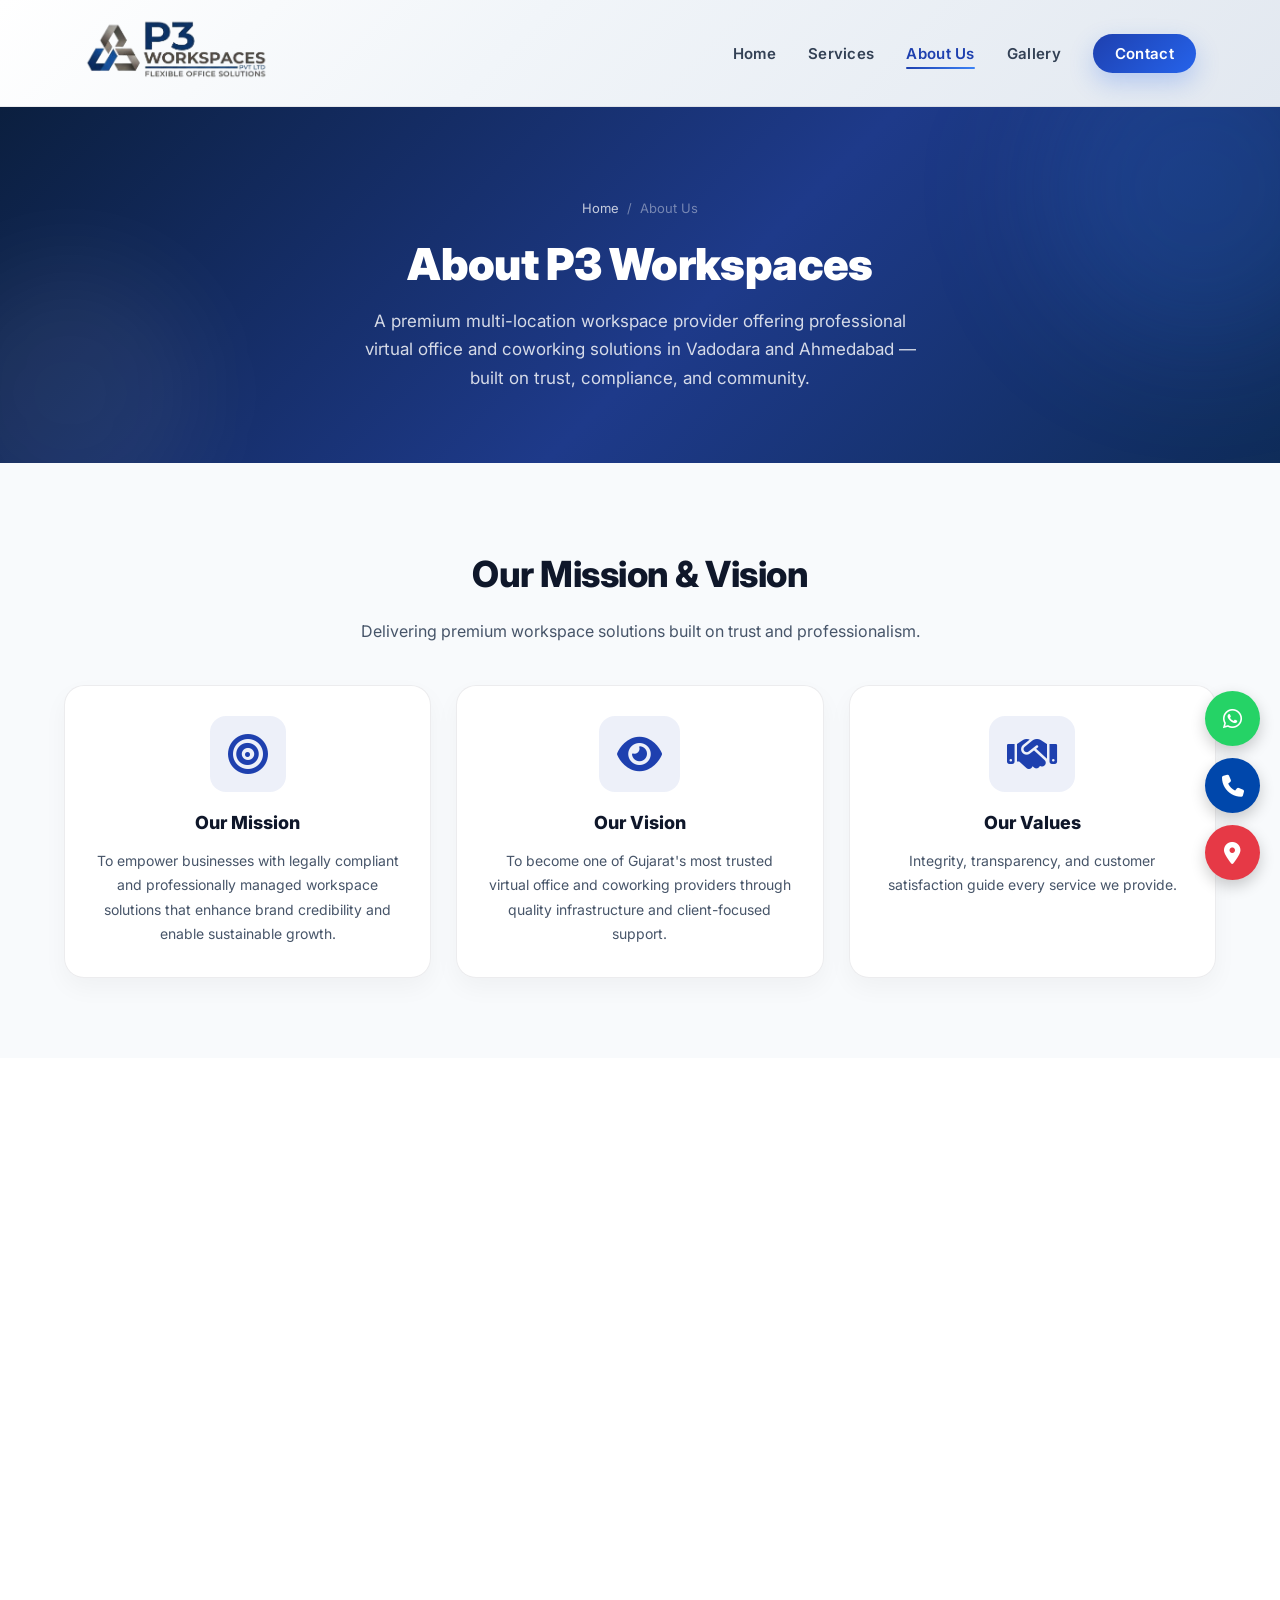
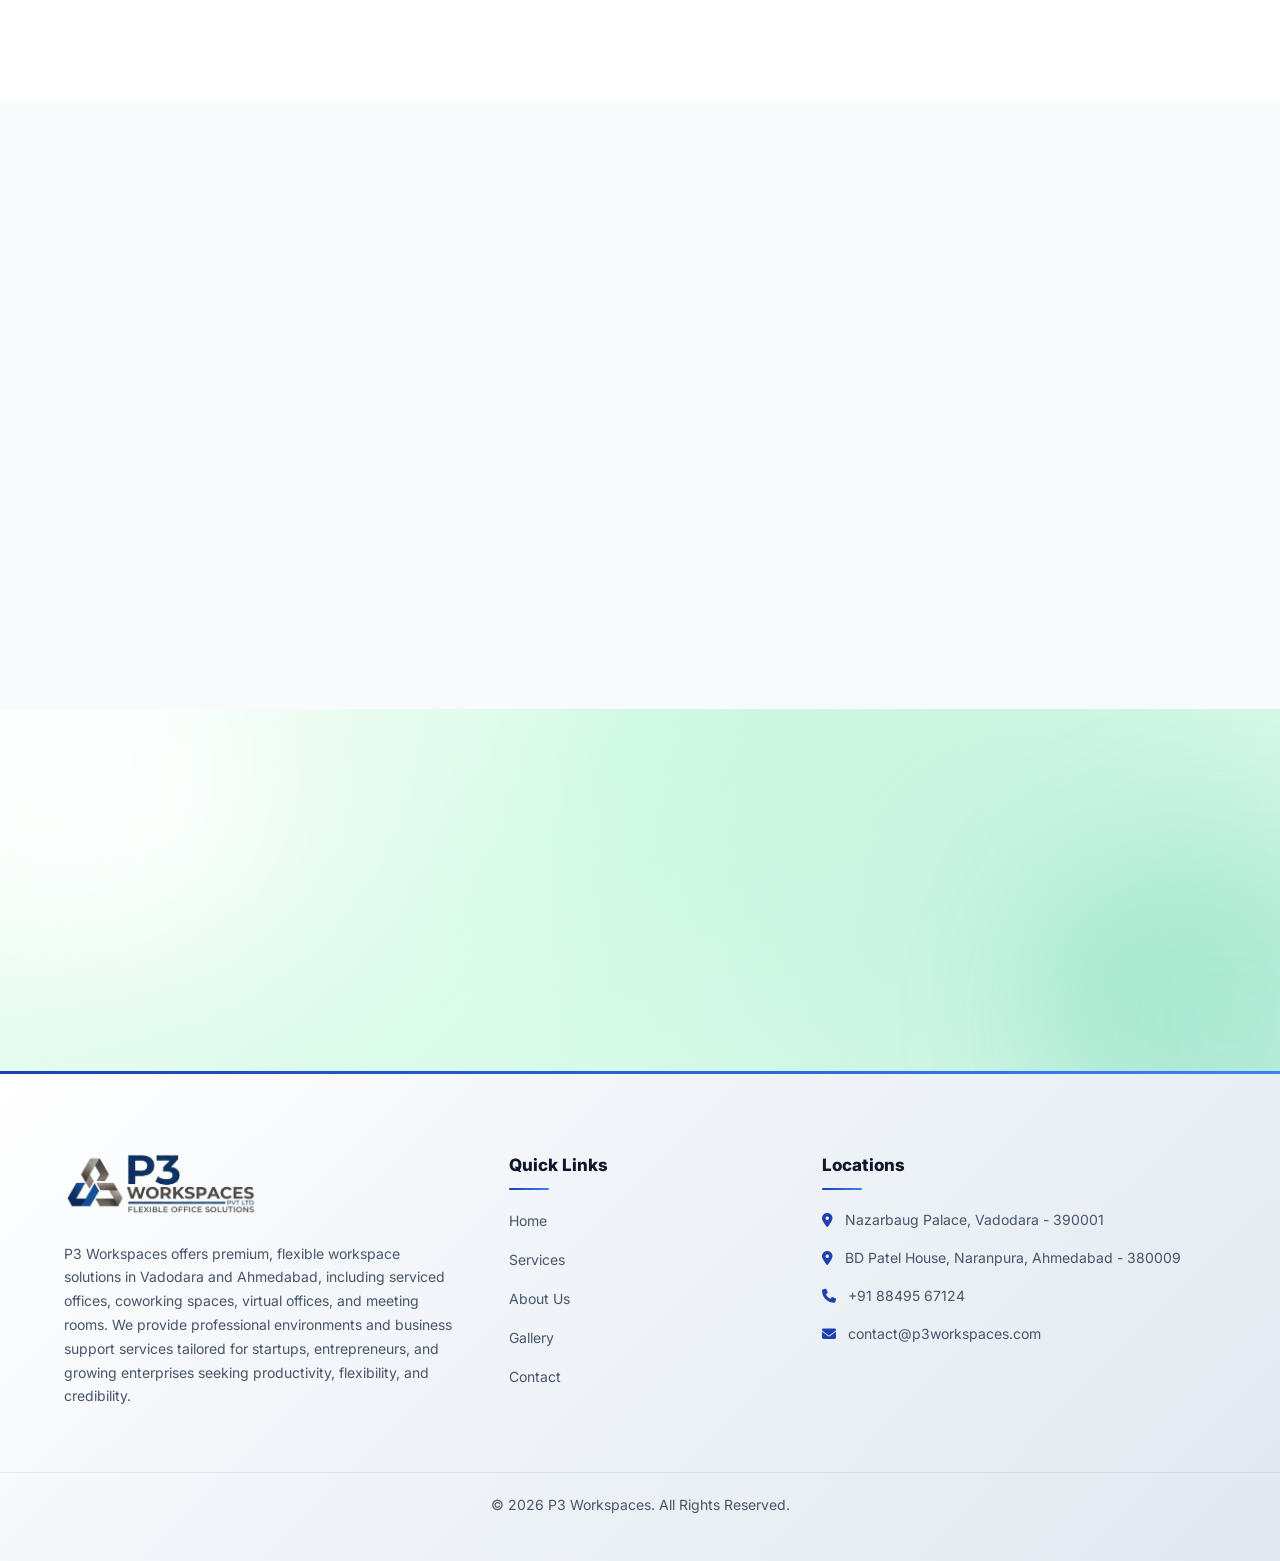
<file: about.html>
<!DOCTYPE html>
<html lang="en">
<head>
  <meta charset="UTF-8" />
  <meta name="viewport" content="width=device-width, initial-scale=1.0" />
  <title>About Us | P3 Workspaces</title>
  <meta name="description" content="Learn about P3 Workspaces, a premium virtual office and coworking provider operating in Vadodara and Ahmedabad." />

  <!-- Google Font -->
  <link rel="preconnect" href="https://fonts.googleapis.com">
  <link rel="preconnect" href="https://fonts.gstatic.com" crossorigin>
  <link href="https://fonts.googleapis.com/css2?family=Inter:wght@300;400;500;600;700&display=swap" rel="stylesheet">

  <!-- Font Awesome -->
  <link rel="stylesheet" href="https://cdnjs.cloudflare.com/ajax/libs/font-awesome/6.5.0/css/all.min.css">

  <!-- Canonical -->
  <link rel="canonical" href="https://p3workspaces.com/about.html">

  <!-- CSS -->
  <link rel="stylesheet" href="assets/css/style.css" />

  <!-- Multi-Location Schema -->
  <script type="application/ld+json">
  {
    "@context": "https://schema.org",
    "@type": "Organization",
    "name": "P3 Workspaces",
    "url": "https://p3workspaces.com",
    "logo": "https://p3workspaces.com/assets/images/logo.png",
    "location": [
      {
        "@type": "Place",
        "name": "P3 Workspaces Vadodara",
        "address": {
          "@type": "PostalAddress",
          "streetAddress": "2066, 2nd Floor, Nazarbaug Palace, Mandvi",
          "addressLocality": "Vadodara",
          "postalCode": "390001",
          "addressCountry": "IN"
        }
      },
      {
        "@type": "Place",
        "name": "P3 Workspaces Ahmedabad",
        "address": {
          "@type": "PostalAddress",
          "streetAddress": "B-Wing, 6th Floor, BD Patel House, Naranpura",
          "addressLocality": "Ahmedabad",
          "postalCode": "380009",
          "addressCountry": "IN"
        }
      }
    ]
  }
  </script>
</head>

<body>

<!-- HEADER -->
<header class="header">
  <div class="container nav-container">
    <a href="index.html" class="logo">
      <img src="assets/images/logo.png" alt="P3 Workspaces Logo" />
    </a>

    <nav class="navbar" id="navbar">
      <ul>
        <li><a href="index.html">Home</a></li>
        <li><a href="services.html">Services</a></li>
        <li><a href="about.html" class="active">About Us</a></li>
        <li><a href="gallery.html">Gallery</a></li>
        <li><a href="contact.html" class="btn-nav">Contact</a></li>
      </ul>
    </nav>

    <div class="menu-toggle" id="menuToggle">
      <i class="fa-solid fa-bars"></i>
    </div>
  </div>
</header>


<!-- PAGE HERO -->
<section class="page-hero">
  <div class="container">
    <div class="page-hero-content reveal">
      <div class="page-hero-breadcrumb">
        <a href="index.html">Home</a>
        <span>/</span>
        <span>About Us</span>
      </div>
      <h1>About P3 Workspaces</h1>
      <p>
        A premium multi-location workspace provider offering professional virtual office
        and coworking solutions in Vadodara and Ahmedabad — built on trust, compliance, and community.
      </p>
    </div>
  </div>
</section>


<!-- MISSION / VISION / VALUES -->
<section class="section bg-light">
  <div class="container">

    <div class="section-title reveal">
      <h2>Our Mission & Vision</h2>
      <p>Delivering premium workspace solutions built on trust and professionalism.</p>
    </div>

    <div class="grid-3">

      <div class="card reveal-fast">
        <i class="fa-solid fa-bullseye"></i>
        <h3>Our Mission</h3>
        <p>
          To empower businesses with legally compliant and professionally managed workspace 
          solutions that enhance brand credibility and enable sustainable growth.
        </p>
      </div>

      <div class="card reveal-fast">
        <i class="fa-solid fa-eye"></i>
        <h3>Our Vision</h3>
        <p>
          To become one of Gujarat's most trusted virtual office and coworking providers 
          through quality infrastructure and client-focused support.
        </p>
      </div>

      <div class="card reveal-fast">
        <i class="fa-solid fa-handshake"></i>
        <h3>Our Values</h3>
        <p>
          Integrity, transparency, and customer satisfaction guide every service we provide.
        </p>
      </div>

    </div>
  </div>
</section>

<!-- OUR STORY -->
<section class="section">
  <div class="container">
    <div class="section-title reveal">
      <h2>Our Story</h2>
      <p>How P3 Workspaces grew from an idea into Gujarat's trusted workspace partner.</p>
    </div>
    <div class="story-body reveal-fast">
      <p>
        P3 Workspaces was founded with a clear purpose: to give entrepreneurs, freelancers,
        and growing businesses access to a credible, professionally managed address — without
        the overhead of a traditional office lease. We saw that too many promising startups
        were struggling with GST registration, bank verifications, and MCA compliance simply
        because they lacked a recognized business address.
      </p>
      <p>
        We solved that. Starting from the iconic Nazarbaug Palace in the heart of Vadodara,
        we built a workspace that blends heritage prestige with modern business infrastructure.
        Every plan comes with complete documentation support — lease agreements, NOCs, notary
        stamps — delivered within 48 hours.
      </p>
      <p>
        Today, with a second location in Naranpura, Ahmedabad, P3 Workspaces serves 100+
        clients across Gujarat, from solo consultants to registered companies. Our mission
        remains the same: make professional workspace accessible, compliant, and affordable
        for every business at every stage.
      </p>
    </div>
  </div>
</section>


<!-- OUR LOCATIONS -->
<section class="section bg-light">
  <div class="container">

    <div class="section-title reveal">
      <h2>Our Locations</h2>
      <p>Strategically positioned in prime business zones for maximum visibility and accessibility.</p>
    </div>

    <div class="grid-2">

      <!-- VADODARA -->
      <div class="card reveal-fast">
        <i class="fa-solid fa-building-columns"></i>
        <h3>Vadodara - Nazarbaug Palace</h3>
        <p>
          2nd Floor, Nazar Baug Palace, 2066, Mandvi Cir,
          Opp. Jamnabai Hospital, Bajwada,
          Vadodara, Gujarat 390001
        </p>
        <p class="card-tagline">Heritage charm. Central connectivity. Premium identity.</p>
      </div>

      <!-- AHMEDABAD -->
      <div class="card reveal-fast">
        <i class="fa-solid fa-city"></i>
        <h3>Ahmedabad - Naranpura</h3>
        <p>
          CORPHUB RENTALS LLP, B-Wing, 6th Floor,
          BD Patel House, Naranpura,
          Ahmedabad 380009
        </p>
        <p class="card-tagline">Corporate environment. Growth-ready ecosystem.</p>
      </div>

    </div>

  </div>
</section>


<!-- CTA -->
<section class="cta">
  <div class="container cta-box reveal">
    <h2>Come See the Space in Person</h2>
    <p>
      Book a free visit to P3 Workspaces in Vadodara or Ahmedabad. Meet the team,
      explore the space, and find the plan that fits your business perfectly.
    </p>
    <a href="contact.html" class="btn-primary">Book a Free Visit</a>
  </div>
</section>


<!-- FOOTER -->
<footer class="footer">
  <div class="container footer-grid">

    <div class="footer-about">
      <img src="assets/images/logo.png" alt="P3 Workspaces Logo" class="footer-logo">
      <p>
        P3 Workspaces offers premium, flexible workspace solutions in Vadodara and Ahmedabad, including serviced offices, coworking spaces, virtual offices, and meeting rooms. We provide professional environments and business support services tailored for startups, entrepreneurs, and growing enterprises seeking productivity, flexibility, and credibility.
      </p>
    </div>

    <div class="footer-links">
      <h4>Quick Links</h4>
      <ul>
        <li><a href="index.html">Home</a></li>
        <li><a href="services.html">Services</a></li>
        <li><a href="about.html">About Us</a></li>
        <li><a href="gallery.html">Gallery</a></li>
        <li><a href="contact.html">Contact</a></li>
      </ul>
    </div>

    <div class="footer-contact">
      <h4>Locations</h4>
      <p><i class="fa-solid fa-location-dot"></i> Nazarbaug Palace, Vadodara - 390001</p>
      <p><i class="fa-solid fa-location-dot"></i> BD Patel House, Naranpura, Ahmedabad - 380009</p>
      <p><i class="fa-solid fa-phone"></i> +91 88495 67124</p>
      <p><i class="fa-solid fa-envelope"></i> contact@p3workspaces.com</p>
    </div>

  </div>

  <div class="footer-bottom">
    <p>© 2026 P3 Workspaces. All Rights Reserved.</p>
  </div>
</footer>
<!-- FLOATING CONTACT ICONS -->
<div class="floating-contact">

  <!-- WhatsApp -->
  <a href="https://wa.me/919510288972" target="_blank" rel="noopener noreferrer"
     class="float-btn whatsapp" title="Chat on WhatsApp" aria-label="Chat on WhatsApp">
    <i class="fab fa-whatsapp"></i>
  </a>

  <!-- Call -->
  <a href="tel:+918849567124" class="float-btn call"
     title="Call Us" aria-label="Call P3 Workspaces">
    <i class="fa-solid fa-phone"></i>
  </a>

  <!-- Map -->
  <a href="https://maps.app.goo.gl/c2seCTbQxUYWKmg98" target="_blank" rel="noopener noreferrer"
     class="float-btn map" title="Find Us on Google Maps" aria-label="Find us on Google Maps">
    <i class="fa-solid fa-location-dot"></i>
  </a>
</div>

<script src="assets/js/main.js"></script>
</body>
</html>
</file>
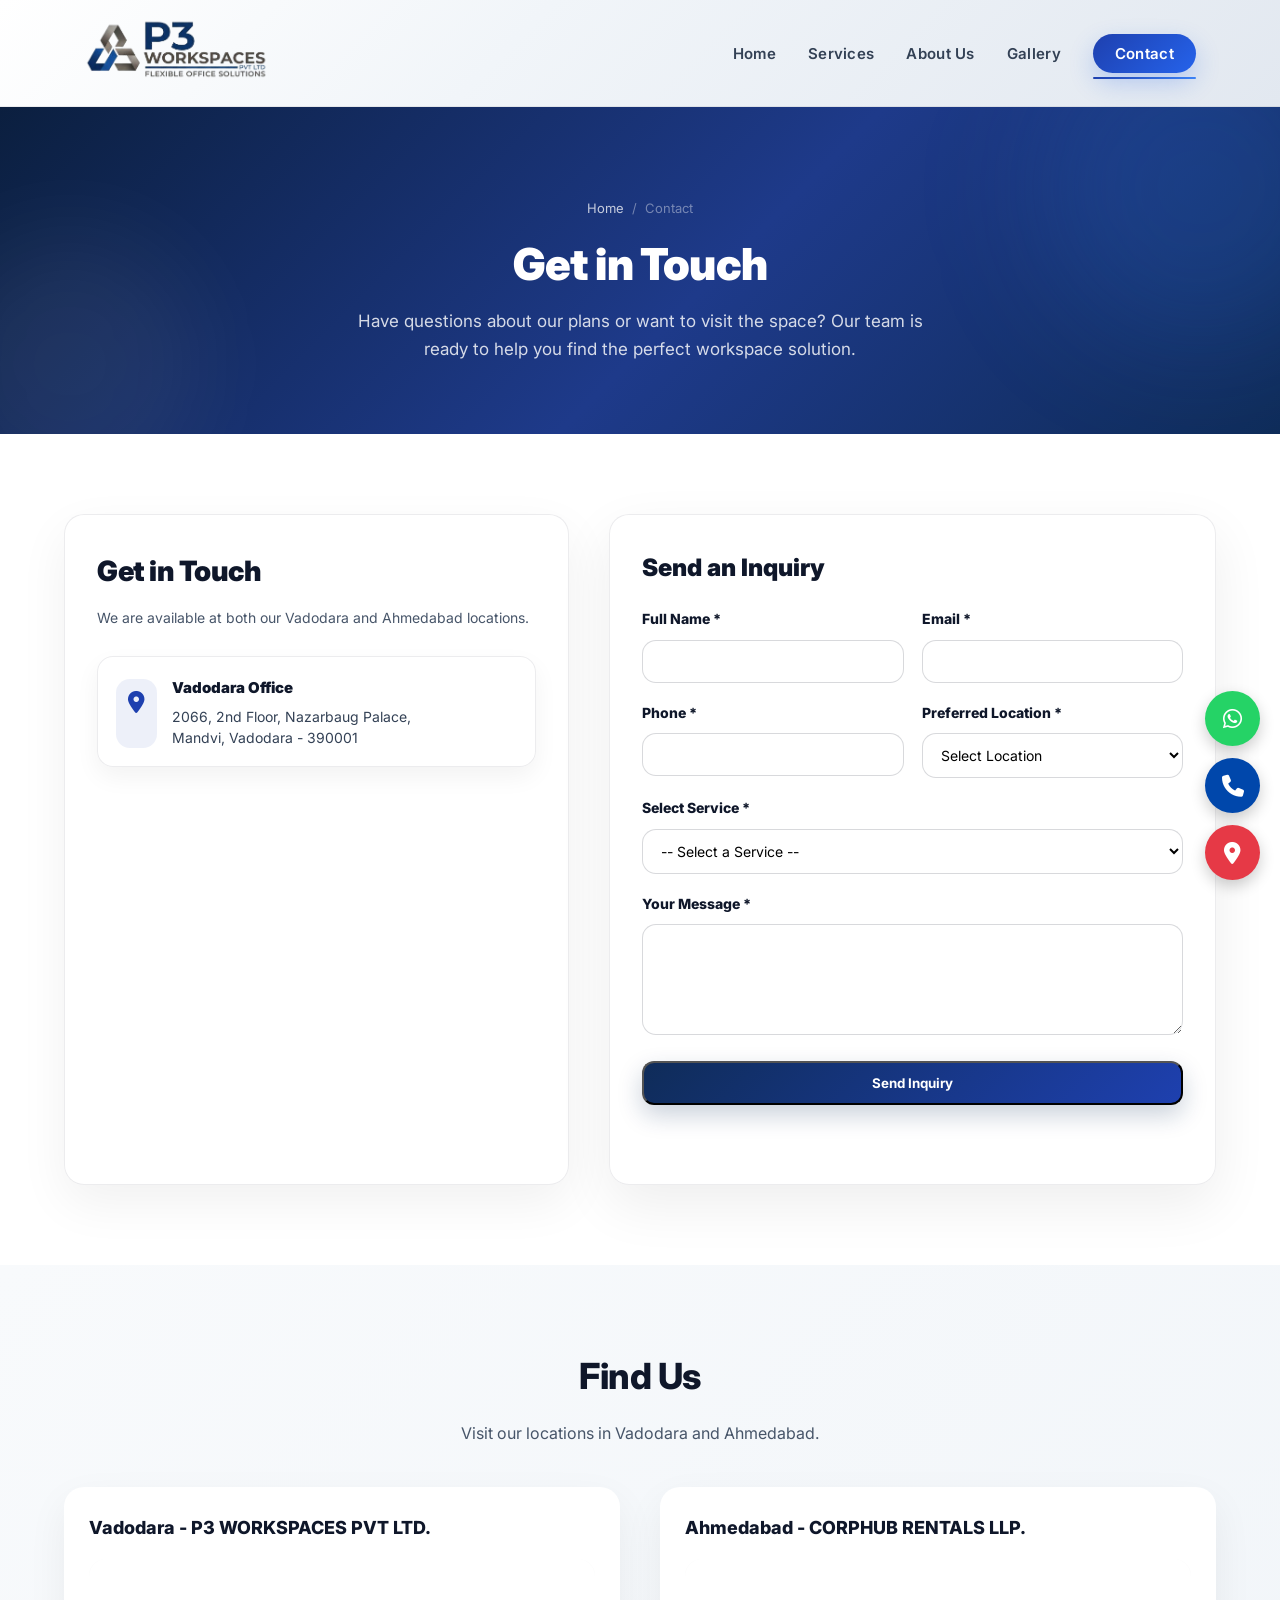
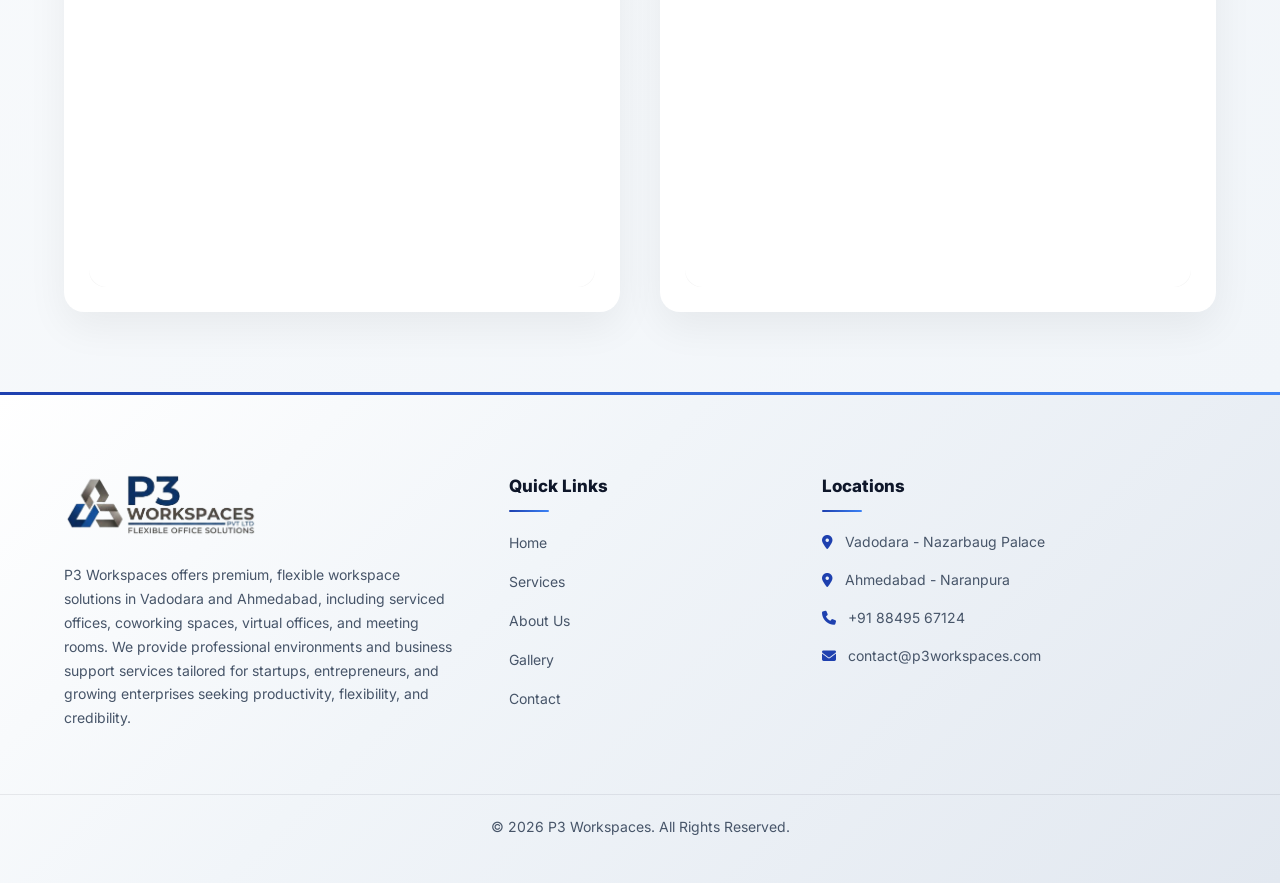
<file: contact.html>
<!DOCTYPE html>
<html lang="en">
<head>
  <meta charset="UTF-8" />
  <meta name="viewport" content="width=device-width, initial-scale=1.0" />
  <title>Contact Us | P3 Workspaces</title>
  <meta name="description" content="Contact P3 Workspaces for virtual office and coworking solutions in Vadodara and Ahmedabad. Book a visit or enquire about our services." />

  <!-- Google Font -->
  <link rel="preconnect" href="https://fonts.googleapis.com">
  <link rel="preconnect" href="https://fonts.gstatic.com" crossorigin>
  <link href="https://fonts.googleapis.com/css2?family=Inter:wght@300;400;500;600;700&display=swap" rel="stylesheet">

  <!-- Font Awesome -->
  <link rel="stylesheet" href="https://cdnjs.cloudflare.com/ajax/libs/font-awesome/6.5.0/css/all.min.css">

  <!-- Canonical -->
  <link rel="canonical" href="https://p3workspaces.com/contact.html">

  <!-- CSS -->
  <link rel="stylesheet" href="assets/css/style.css" />

  <!-- Multi Location Schema -->
  <script type="application/ld+json">
  {
    "@context": "https://schema.org",
    "@type": "Organization",
    "name": "P3 Workspaces",
    "url": "https://p3workspaces.com",
    "contactPoint": {
      "@type": "ContactPoint",
      "telephone": "+91-8849567124",
      "contactType": "Customer Service"
    }
  }
  </script>
</head>

<body>

<!-- HEADER -->
<header class="header">
  <div class="container nav-container">
    <a href="index.html" class="logo">
      <img src="assets/images/logo.png" alt="P3 Workspaces Logo" />
    </a>

    <nav class="navbar" id="navbar">
      <ul>
        <li><a href="index.html">Home</a></li>
        <li><a href="services.html">Services</a></li>
        <li><a href="about.html">About Us</a></li>
        <li><a href="gallery.html">Gallery</a></li>
        <li><a href="contact.html" class="active btn-nav">Contact</a></li>
      </ul>
    </nav>

    <div class="menu-toggle" id="menuToggle">
      <i class="fa-solid fa-bars"></i>
    </div>
  </div>
</header>

<!-- PAGE HERO -->
<section class="page-hero">
  <div class="container">
    <div class="page-hero-content reveal">
      <div class="page-hero-breadcrumb">
        <a href="index.html">Home</a>
        <span>/</span>
        <span>Contact</span>
      </div>
      <h1>Get in Touch</h1>
      <p>
        Have questions about our plans or want to visit the space?
        Our team is ready to help you find the perfect workspace solution.
      </p>
    </div>
  </div>
</section>


<!-- CONTACT SECTION -->
<section class="section">
  <div class="container contact-grid">

    <!-- LEFT SIDE INFO -->
    <div class="contact-info reveal">
      <h2>Get in Touch</h2>
      <p>We are available at both our Vadodara and Ahmedabad locations.</p>

      <div class="info-box reveal-fast">
        <i class="fa-solid fa-location-dot"></i>
        <div>
          <h4>Vadodara Office</h4>
          <p>
            2066, 2nd Floor, Nazarbaug Palace,<br>
            Mandvi, Vadodara - 390001
          </p>
        </div>
      </div>

      <div class="info-box reveal-fast">
        <i class="fa-solid fa-location-dot"></i>
        <div>
          <h4>Ahmedabad Office</h4>
          <p>
            B-Wing, 6th Floor, BD Patel House,<br>
            Naranpura, Ahmedabad - 380009
          </p>
        </div>
      </div>

      <div class="info-box reveal-fast">
        <i class="fa-solid fa-phone"></i>
        <div>
          <h4>Phone</h4>
          <p>+91 88495 67124<br>+91 95102 88972</p>
        </div>
      </div>

      <div class="info-box reveal-fast">
        <i class="fa-solid fa-envelope"></i>
        <div>
          <h4>Email</h4>
          <p>contact@p3workspaces.com</p>
        </div>
      </div>
    </div>


    <!-- RIGHT SIDE FORM -->
    <div class="contact-form reveal">
      <h2>Send an Inquiry</h2>

      <form action="send_mail.php" method="POST">

        <div class="form-row">
          <div class="form-group">
            <label>Full Name *</label>
            <input type="text" name="full_name" required>
          </div>

          <div class="form-group">
            <label>Email *</label>
            <input type="email" name="email" required>
          </div>
        </div>

        <div class="form-row">
          <div class="form-group">
            <label>Phone *</label>
            <input type="text" name="phone" required>
          </div>

          <div class="form-group">
            <label>Preferred Location *</label>
            <select name="location" required>
              <option value="">Select Location</option>
              <option value="Vadodara">Vadodara - Nazarbaug Palace</option>
              <option value="Ahmedabad">Ahmedabad - Naranpura</option>
            </select>
          </div>
        </div>

        <div class="form-group">
          <label>Select Service *</label>
          <select name="service" required>
            <option value="">-- Select a Service --</option>
            <option>Virtual Office Address</option>
            <option>Business & GST Registration</option>
            <option>Mail Management Service</option>
            <option>Dedicated Desk</option>
            <option>Day Pass</option>
            <option>Flexi Desk</option>
            <option>Other</option>
          </select>
        </div>

        <div class="form-group">
          <label>Your Message *</label>
          <textarea name="message" rows="5" required></textarea>
        </div>

        <button type="submit" class="btn-primary full-btn">
          Send Inquiry
        </button>

      </form>
    </div>

  </div>
</section>


<!-- GOOGLE MAPS SECTION -->
<section class="map-section">
  <div class="container">

    <div class="section-title">
      <h2>Find Us</h2>
      <p>Visit our locations in Vadodara and Ahmedabad.</p>
    </div>

    <div class="map-grid">

      <div class="map-card">
        <h4>Vadodara - P3 WORKSPACES PVT LTD.</h4>
        <div class="map-box">
          <iframe src="https://www.google.com/maps/embed?pb=!1m18!1m12!1m3!1d1289.8111294862583!2d73.21050258005431!3d22.300869488816!2m3!1f0!2f0!3f0!3m2!1i1024!2i768!4f13.1!3m3!1m2!1s0x395fc5e5e09ea4f1%3A0xd3aa6999c008b399!2sP3%20WORKSPACES%20PRIVATE%20LIMITED!5e0!3m2!1sen!2sin!4v1771763791344!5m2!1sen!2sin"  
          loading="lazy">
          </iframe>
        </div>
      </div>

      <div class="map-card">
        <h4>Ahmedabad - CORPHUB RENTALS LLP.</h4>
        <div class="map-box">
          <iframe src="https://www.google.com/maps/embed?pb=!1m18!1m12!1m3!1d471238.9666438116!2d72.59101160647154!3d22.670395742025008!2m3!1f0!2f0!3f0!3m2!1i1024!2i768!4f13.1!3m3!1m2!1s0x395e85a17fb9462d%3A0xe476cfc83d2b6cd8!2sCORPHUB%20RENTALS%20LLP!5e0!3m2!1sen!2sin!4v1771763900245!5m2!1sen!2sin"  
          loading="lazy"></iframe>
        </div>
      </div>

    </div>

  </div>
</section>


<!-- FOOTER -->
<footer class="footer">
  <div class="container footer-grid">

    <div class="footer-about">
      <img src="assets/images/logo.png" alt="P3 Workspaces Logo" class="footer-logo">
      <p>
        P3 Workspaces offers premium, flexible workspace solutions in Vadodara and Ahmedabad, including serviced offices, coworking spaces, virtual offices, and meeting rooms. We provide professional environments and business support services tailored for startups, entrepreneurs, and growing enterprises seeking productivity, flexibility, and credibility.
      </p>
    </div>

    <div class="footer-links">
      <h4>Quick Links</h4>
      <ul>
        <li><a href="index.html">Home</a></li>
        <li><a href="services.html">Services</a></li>
        <li><a href="about.html">About Us</a></li>
        <li><a href="gallery.html">Gallery</a></li>
        <li><a href="contact.html">Contact</a></li>
      </ul>
    </div>

    <div class="footer-contact">
      <h4>Locations</h4>
      <p><i class="fa-solid fa-location-dot"></i> Vadodara - Nazarbaug Palace</p>
      <p><i class="fa-solid fa-location-dot"></i> Ahmedabad - Naranpura</p>
      <p><i class="fa-solid fa-phone"></i> +91 88495 67124</p>
      <p><i class="fa-solid fa-envelope"></i> contact@p3workspaces.com</p>
    </div>

  </div>

  <div class="footer-bottom">
    <p>© 2026 P3 Workspaces. All Rights Reserved.</p>
  </div>
</footer>

<!-- FLOATING CONTACT ICONS -->
<div class="floating-contact">

  <!-- WhatsApp -->
  <a href="https://wa.me/919510288972" target="_blank" rel="noopener noreferrer"
     class="float-btn whatsapp" title="Chat on WhatsApp" aria-label="Chat on WhatsApp">
    <i class="fab fa-whatsapp"></i>
  </a>

  <!-- Call -->
  <a href="tel:+918849567124" class="float-btn call"
     title="Call Us" aria-label="Call P3 Workspaces">
    <i class="fa-solid fa-phone"></i>
  </a>

  <!-- Map -->
  <a href="https://maps.app.goo.gl/c2seCTbQxUYWKmg98" target="_blank" rel="noopener noreferrer"
     class="float-btn map" title="Find Us on Google Maps" aria-label="Find us on Google Maps">
    <i class="fa-solid fa-location-dot"></i>
  </a>
</div>

<script src="assets/js/main.js"></script>
</body>
</html>
</file>
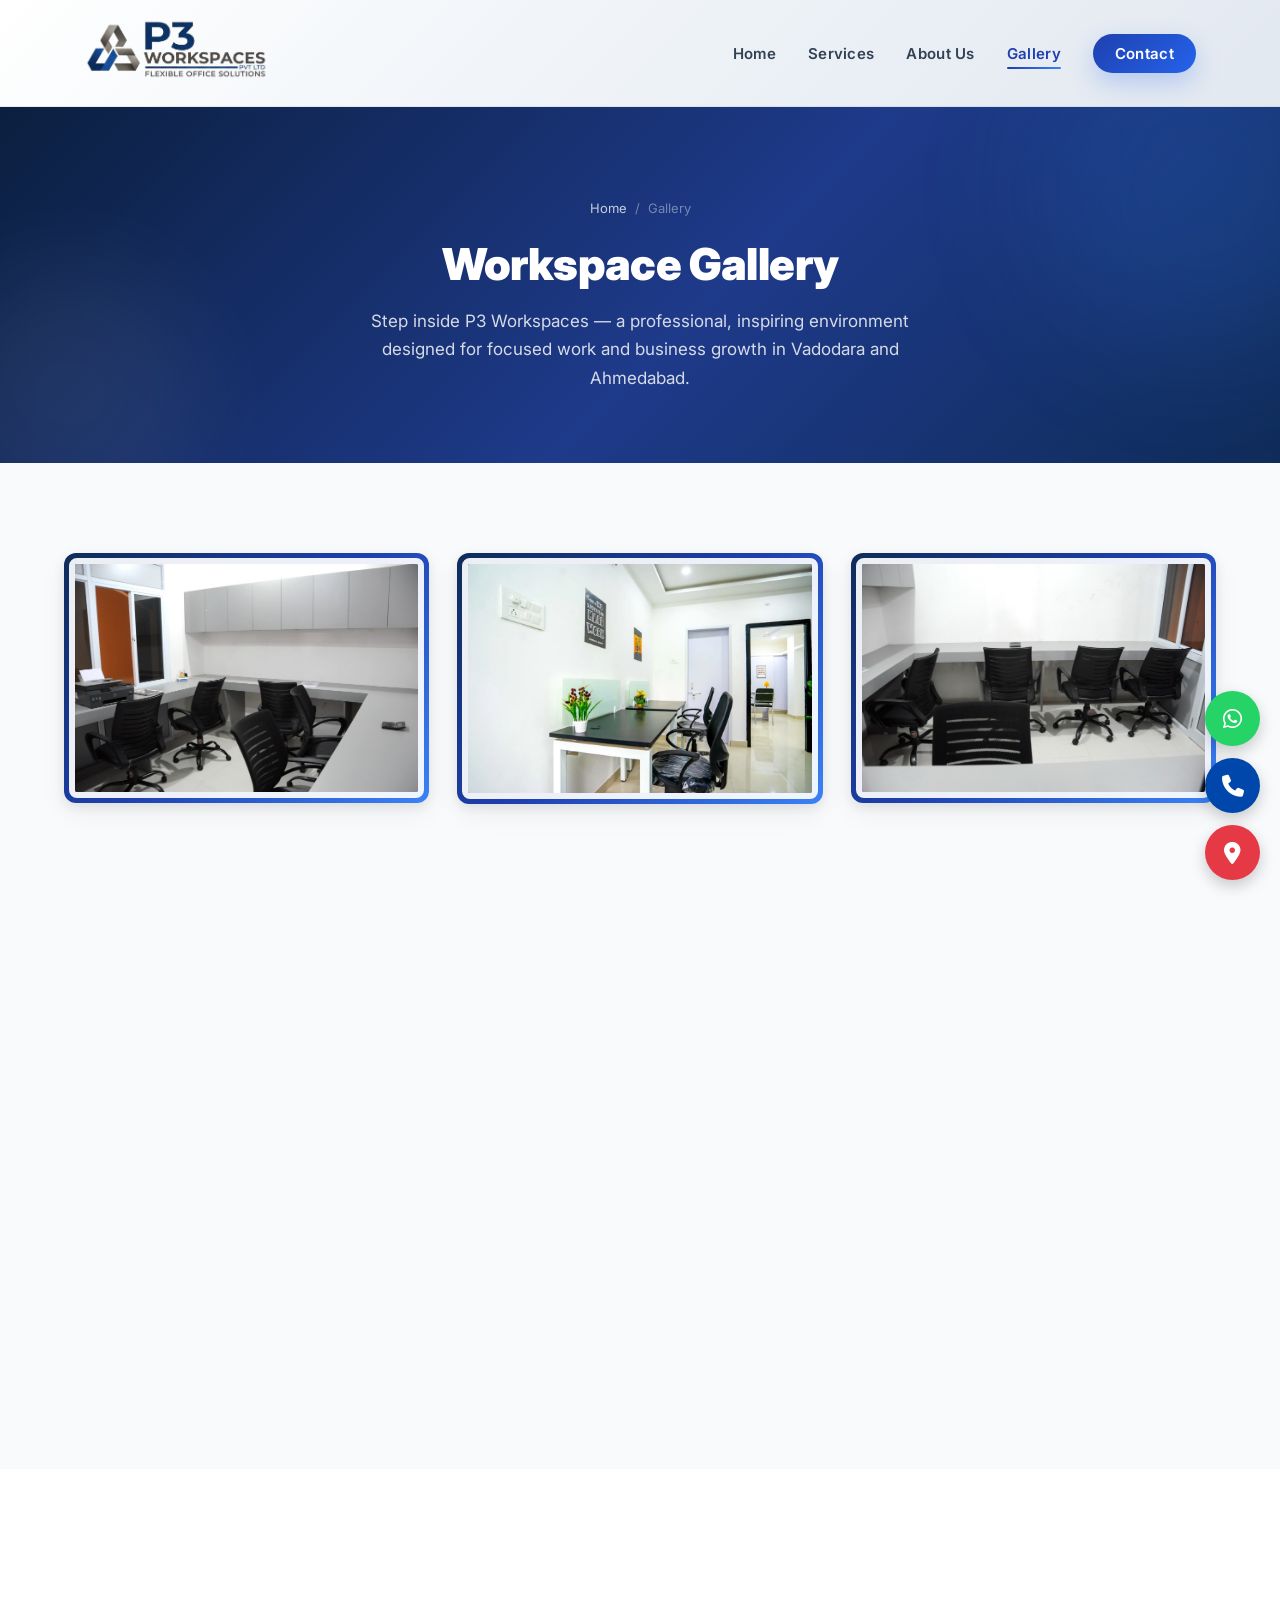
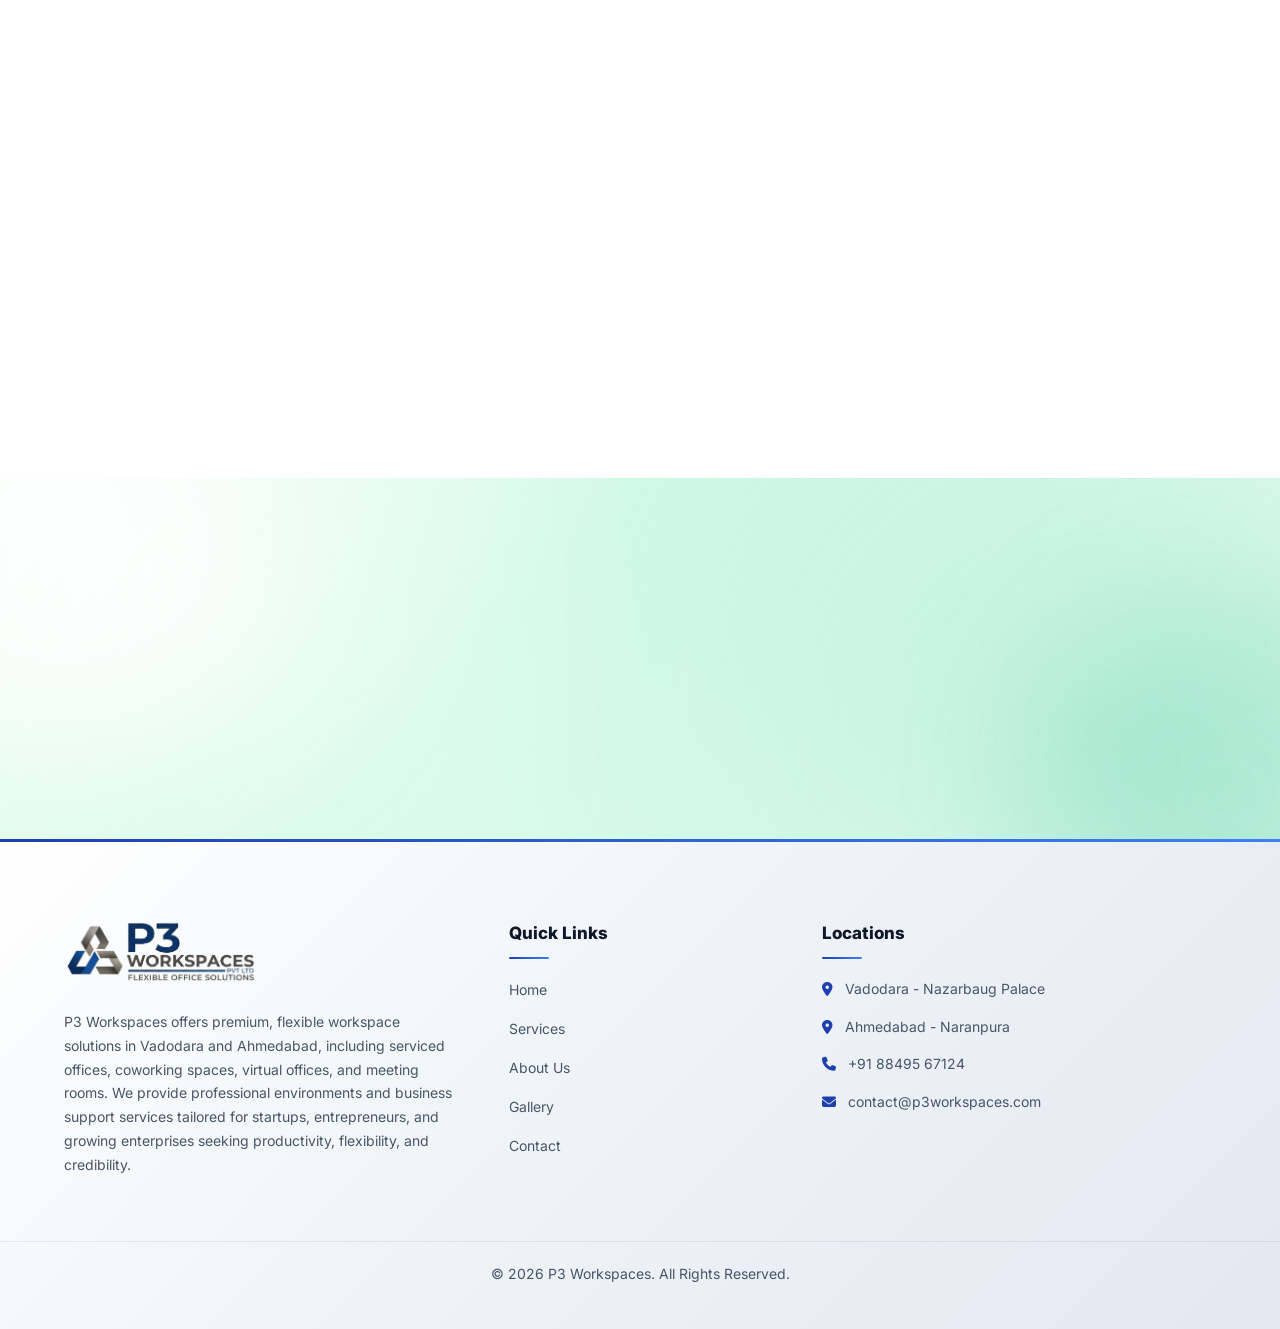
<file: gallery.html>
<!DOCTYPE html>
<html lang="en">
<head>
  <meta charset="UTF-8" />
  <meta name="viewport" content="width=device-width, initial-scale=1.0" />
  <title>Gallery | P3 Workspaces - Vadodara & Ahmedabad</title>
  <meta name="description" content="Explore the premium workspace environments at P3 Workspaces in Vadodara and Ahmedabad — coworking spaces, virtual office setups, and professional work environments." />

  <!-- Google Font -->
  <link rel="preconnect" href="https://fonts.googleapis.com">
  <link rel="preconnect" href="https://fonts.gstatic.com" crossorigin>
  <link href="https://fonts.googleapis.com/css2?family=Inter:wght@300;400;500;600;700&display=swap" rel="stylesheet">

  <!-- Font Awesome Icons -->
  <link rel="stylesheet" href="https://cdnjs.cloudflare.com/ajax/libs/font-awesome/6.5.0/css/all.min.css">

  <!-- FAVICON ICONS -->
  <link rel="icon" type="image/x-icon" href="assets/images/favicon/favicon.ico">
  <link rel="icon" type="image/png" sizes="16x16" href="assets/images/favicon/favicon-16x16.png">
  <link rel="icon" type="image/png" sizes="32x32" href="assets/images/favicon/favicon-32x32.png">
  <link rel="apple-touch-icon" sizes="180x180" href="assets/images/favicon/apple-touch-icon.png">
  <link rel="icon" type="image/png" sizes="192x192" href="assets/images/favicon/android-chrome-192x192.png">
  <link rel="icon" type="image/png" sizes="512x512" href="assets/images/favicon/android-chrome-512x512.png">
  <link rel="manifest" href="assets/images/favicon/site.webmanifest">
  <meta name="theme-color" content="#0047ab">

  <!-- SEO META TAGS -->
  <meta name="robots" content="index, follow">
  <link rel="canonical" href="https://p3workspaces.com/gallery.html">

  <meta name="keywords" content="P3 Workspaces gallery, coworking space vadodara photos, virtual office vadodara, Nazarbaug Palace office, workspace interior vadodara">

  <!-- Open Graph -->
  <meta property="og:title" content="Gallery | P3 Workspaces">
  <meta property="og:description" content="See our premium workspace environments in Vadodara and Ahmedabad.">
  <meta property="og:image" content="https://p3workspaces.com/assets/images/logo.png">
  <meta property="og:url" content="https://p3workspaces.com/gallery.html">
  <meta property="og:type" content="website">

  <!-- CSS -->
  <link rel="stylesheet" href="assets/css/style.css" />
</head>

<body>

<!-- HEADER -->
<header class="header">
  <div class="container nav-container">
    <a href="index.html" class="logo">
      <img src="assets/images/logo.png" alt="P3 Workspaces Logo" />
    </a>
    <nav class="navbar" id="navbar">
      <ul>
        <li><a href="index.html">Home</a></li>
        <li><a href="services.html">Services</a></li>
        <li><a href="about.html">About Us</a></li>
        <li><a href="gallery.html" class="active">Gallery</a></li>
        <li><a href="contact.html" class="btn-nav">Contact</a></li>
      </ul>
    </nav>

    <div class="menu-toggle" id="menuToggle">
      <i class="fa-solid fa-bars"></i>
    </div>
  </div>
</header>

<!-- PAGE HERO -->
<section class="page-hero">
  <div class="container">
    <div class="page-hero-content reveal">
      <div class="page-hero-breadcrumb">
        <a href="index.html">Home</a>
        <span>/</span>
        <span>Gallery</span>
      </div>
      <h1>Workspace Gallery</h1>
      <p>
        Step inside P3 Workspaces — a professional, inspiring environment
        designed for focused work and business growth in Vadodara and Ahmedabad.
      </p>
    </div>
  </div>
</section>

<!-- GALLERY -->
<section class="section bg-light">
  <div class="container">

    <div class="gallery-wall">
      <div class="frame-grid reveal">

        <div class="frame-item reveal-fast"><img src="assets/images/gallery/gallery5.jpeg" alt="Premium seating area at P3 Workspaces"></div>
        <div class="frame-item reveal-fast"><img src="assets/images/workspace/fqqrym.webp" alt="P3 Workspaces interior view, Nazarbaug Palace"></div>
        <div class="frame-item reveal-fast"><img src="assets/images/workspace/gn7222.webp" alt="Dedicated desk area at P3 Workspaces Vadodara"></div>
        <div class="frame-item reveal-fast"><img src="assets/images/workspace/hp67mb.webp" alt="P3 Workspaces coworking area, Vadodara"></div>
        <div class="frame-item reveal-fast"><img src="assets/images/workspace/nudn36.webp" alt="Professional workspace environment at P3 Workspaces"></div>
        <div class="frame-item reveal-fast"><img src="assets/images/workspace/ytkk3x.webp" alt="Modern open workspace at P3 Workspaces"></div>
        <div class="frame-item reveal-fast"><img src="assets/images/gallery/gallery1.jpeg" alt="Coworking desk setup at P3 Workspaces Vadodara"></div>
        <div class="frame-item reveal-fast"><img src="assets/images/gallery/gallery2.jpeg" alt="Modern coworking desks at P3 Workspaces"></div>
        <div class="frame-item reveal-fast"><img src="assets/images/gallery/gallery3.jpeg" alt="Premium office space at Nazarbaug Palace, Vadodara"></div>

      </div>
    </div>

  </div>
</section>

<!-- LOCATIONS -->
<section class="section">
  <div class="container">

    <div class="section-title reveal">
      <h2>Our Locations</h2>
      <p>Strategically positioned in prime business zones for maximum visibility and accessibility.</p>
    </div>

    <div class="grid-2">

      <div class="card reveal-fast">
        <i class="fa-solid fa-building-columns"></i>
        <h3>Vadodara - Nazarbaug Palace</h3>
        <p>
          2nd Floor, Nazar Baug Palace, 2066, Mandvi Cir,
          Vadodara, Gujarat 390001
        </p>
        <p class="card-tagline">Heritage charm. Central connectivity. Premium identity.</p>
      </div>

      <div class="card reveal-fast">
        <i class="fa-solid fa-city"></i>
        <h3>Ahmedabad - Naranpura</h3>
        <p>
          CORPHUB RENTALS LLP, B-Wing, BD Patel House,
          Naranpura, Ahmedabad 380009
        </p>
        <p class="card-tagline">Corporate environment. Growth-ready ecosystem.</p>
      </div>

    </div>

  </div>
</section>

<!-- CTA -->
<section class="cta">
  <div class="container cta-box reveal">
    <h2>Want to See More in Person?</h2>
    <p>Book a free visit and experience the P3 Workspaces environment firsthand. Our team will walk you through every plan and space available.</p>
    <a href="contact.html" class="btn-primary">Book a Free Visit</a>
  </div>
</section>

<!-- FOOTER -->
<footer class="footer">
  <div class="container footer-grid">

    <div class="footer-about">
      <img src="assets/images/logo.png" alt="P3 Workspaces Logo" class="footer-logo">
      <p>
        P3 Workspaces offers premium, flexible workspace solutions in Vadodara and Ahmedabad, including serviced offices, coworking spaces, virtual offices, and meeting rooms. We provide professional environments and business support services tailored for startups, entrepreneurs, and growing enterprises seeking productivity, flexibility, and credibility.
      </p>
    </div>

    <div class="footer-links">
      <h4>Quick Links</h4>
      <ul>
        <li><a href="index.html">Home</a></li>
        <li><a href="services.html">Services</a></li>
        <li><a href="about.html">About Us</a></li>
        <li><a href="gallery.html">Gallery</a></li>
        <li><a href="contact.html">Contact</a></li>
      </ul>
    </div>

    <div class="footer-contact">
      <h4>Locations</h4>
      <p><i class="fa-solid fa-location-dot"></i> Vadodara - Nazarbaug Palace</p>
      <p><i class="fa-solid fa-location-dot"></i> Ahmedabad - Naranpura</p>
      <p><i class="fa-solid fa-phone"></i> +91 88495 67124</p>
      <p><i class="fa-solid fa-envelope"></i> contact@p3workspaces.com</p>
    </div>

  </div>

  <div class="footer-bottom">
    <p>© 2026 P3 Workspaces. All Rights Reserved.</p>
  </div>
</footer>

<!-- FLOATING CONTACT ICONS -->
<div class="floating-contact">

  <!-- WhatsApp -->
  <a href="https://wa.me/919510288972" target="_blank" rel="noopener noreferrer"
     class="float-btn whatsapp" title="Chat on WhatsApp" aria-label="Chat on WhatsApp">
    <i class="fab fa-whatsapp"></i>
  </a>

  <!-- Call -->
  <a href="tel:+918849567124" class="float-btn call"
     title="Call Us" aria-label="Call P3 Workspaces">
    <i class="fa-solid fa-phone"></i>
  </a>

  <!-- Map -->
  <a href="https://maps.app.goo.gl/c2seCTbQxUYWKmg98" target="_blank" rel="noopener noreferrer"
     class="float-btn map" title="Find Us on Google Maps" aria-label="Find us on Google Maps">
    <i class="fa-solid fa-location-dot"></i>
  </a>
</div>

<script src="assets/js/main.js"></script>
</body>
</html>
</file>
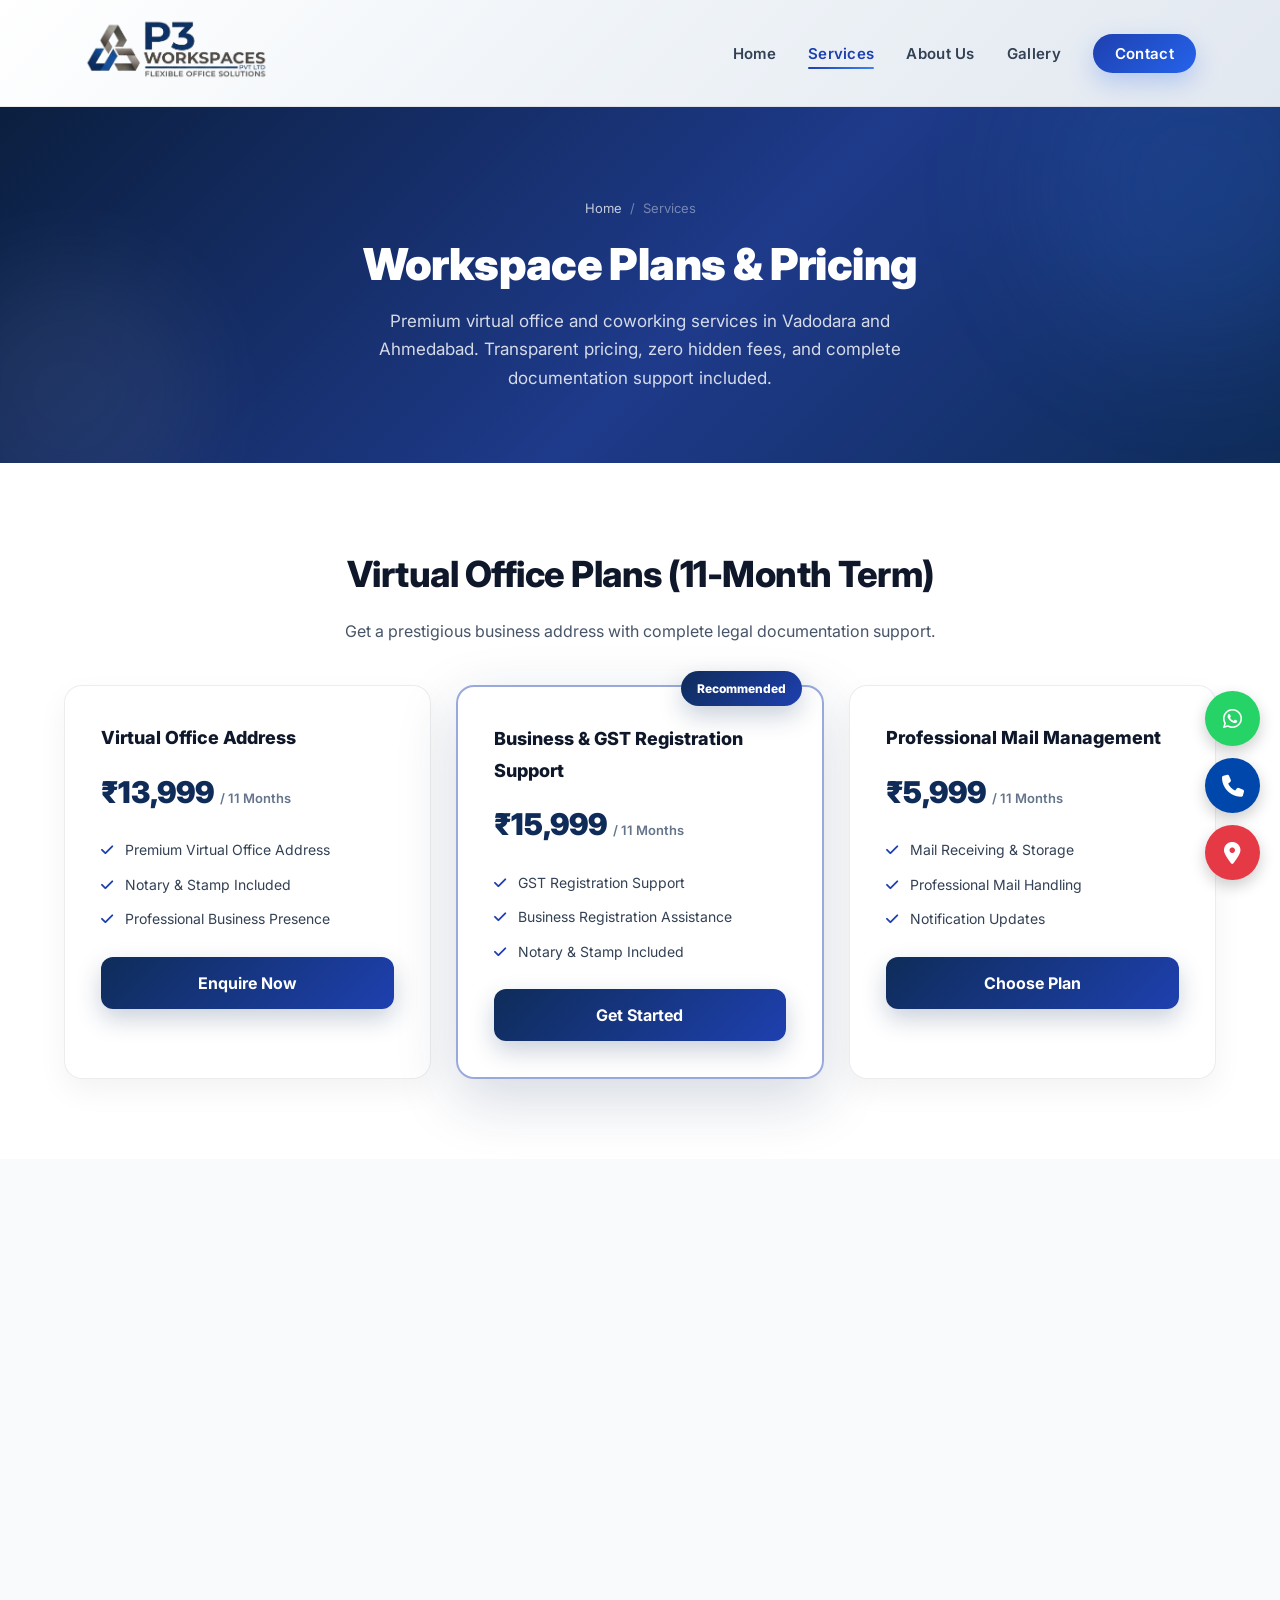
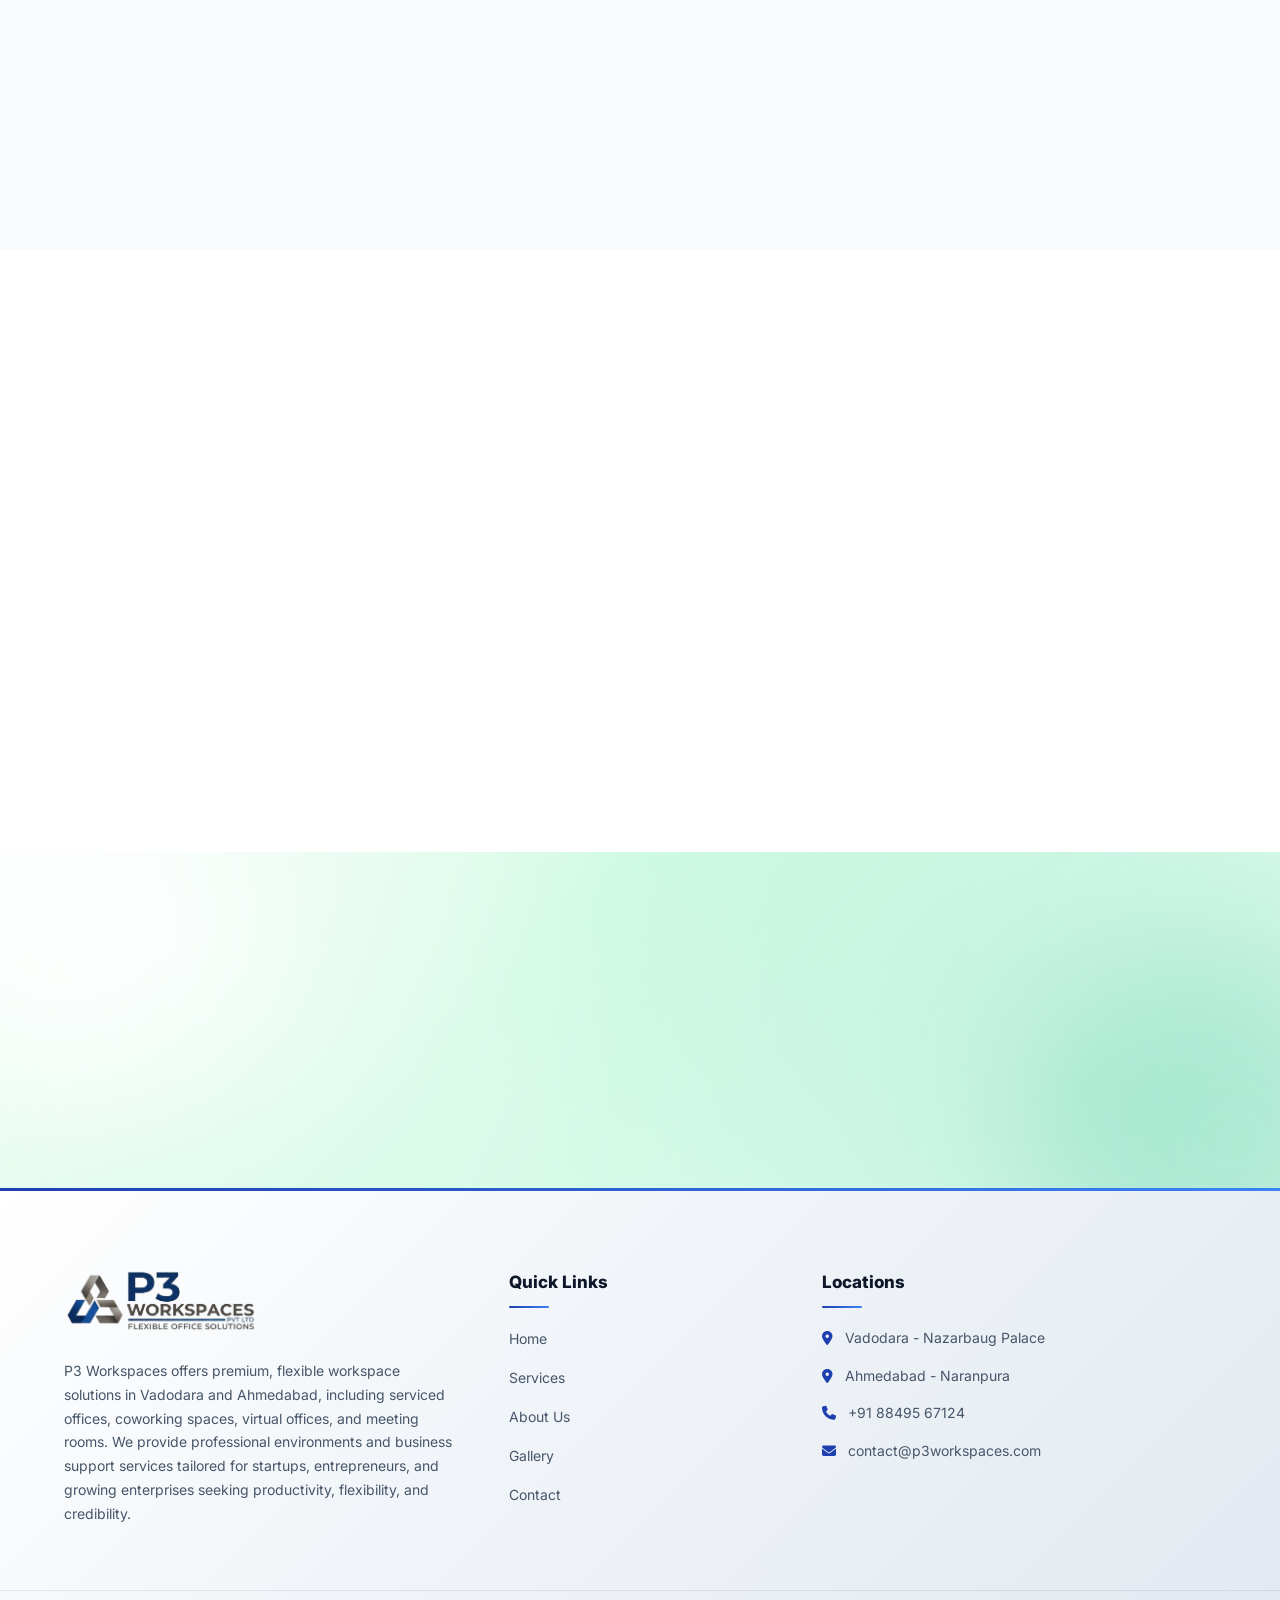
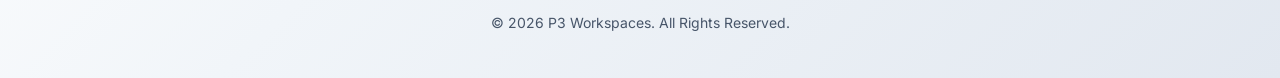
<file: services.html>
<!DOCTYPE html>
<html lang="en">
<head>
  <meta charset="UTF-8" />
  <meta name="viewport" content="width=device-width, initial-scale=1.0" />
  <title>Services | P3 Workspaces</title>
  <meta name="description" content="Explore P3 Workspaces virtual office and coworking plans in Vadodara and Ahmedabad. Affordable pricing with premium amenities and documentation support." />

  <!-- Google Font -->
  <link rel="preconnect" href="https://fonts.googleapis.com">
  <link rel="preconnect" href="https://fonts.gstatic.com" crossorigin>
  <link href="https://fonts.googleapis.com/css2?family=Inter:wght@300;400;500;600;700&display=swap" rel="stylesheet">

  <!-- Font Awesome -->
  <link rel="stylesheet" href="https://cdnjs.cloudflare.com/ajax/libs/font-awesome/6.5.0/css/all.min.css">

  <!-- Canonical -->
  <link rel="canonical" href="https://p3workspaces.com/services.html">

  <!-- CSS -->
  <link rel="stylesheet" href="assets/css/style.css" />

  <!-- Multi Location Schema -->
  <script type="application/ld+json">
  {
    "@context": "https://schema.org",
    "@type": "Organization",
    "name": "P3 Workspaces",
    "url": "https://p3workspaces.com",
    "logo": "https://p3workspaces.com/assets/images/logo.png",
    "location": [
      {
        "@type": "Place",
        "name": "P3 Workspaces Vadodara"
      },
      {
        "@type": "Place",
        "name": "P3 Workspaces Ahmedabad"
      }
    ]
  }
  </script>
</head>

<body>

<!-- HEADER -->
<header class="header">
  <div class="container nav-container">
    <a href="index.html" class="logo">
      <img src="assets/images/logo.png" alt="P3 Workspaces Logo" />
    </a>

    <nav class="navbar" id="navbar">
      <ul>
        <li><a href="index.html">Home</a></li>
        <li><a href="services.html" class="active">Services</a></li>
        <li><a href="about.html">About Us</a></li>
        <li><a href="gallery.html">Gallery</a></li>
        <li><a href="contact.html" class="btn-nav">Contact</a></li>
      </ul>
    </nav>

    <div class="menu-toggle" id="menuToggle">
      <i class="fa-solid fa-bars"></i>
    </div>
  </div>
</header>


<!-- PAGE HERO -->
<section class="page-hero">
  <div class="container">
    <div class="page-hero-content reveal">
      <div class="page-hero-breadcrumb">
        <a href="index.html">Home</a>
        <span>/</span>
        <span>Services</span>
      </div>
      <h1>Workspace Plans & Pricing</h1>
      <p>
        Premium virtual office and coworking services in Vadodara and Ahmedabad.
        Transparent pricing, zero hidden fees, and complete documentation support included.
      </p>
    </div>
  </div>
</section>


<!-- VIRTUAL OFFICE SECTION -->
<section class="section">
  <div class="container">
    
    <div class="section-title reveal">
      <h2>Virtual Office Plans (11-Month Term)</h2>
      <p>Get a prestigious business address with complete legal documentation support.</p>
    </div>

    <div class="grid-3 pricing-grid">
      
      <div class="pricing-card reveal-fast">
        <h3>Virtual Office Address</h3>
        <p class="price">₹13,999 <span>/ 11 Months</span></p>
        <ul>
          <li><i class="fa-solid fa-check"></i> Premium Virtual Office Address</li>
          <li><i class="fa-solid fa-check"></i> Notary & Stamp Included</li>
          <li><i class="fa-solid fa-check"></i> Professional Business Presence</li>
        </ul>
        <a href="contact.html" class="btn-primary full-btn">Enquire Now</a>
      </div>

      <div class="pricing-card featured reveal-fast">
        <div class="badge">Recommended</div>
        <h3>Business & GST Registration Support</h3>
        <p class="price">₹15,999 <span>/ 11 Months</span></p>
        <ul>
          <li><i class="fa-solid fa-check"></i> GST Registration Support</li>
          <li><i class="fa-solid fa-check"></i> Business Registration Assistance</li>
          <li><i class="fa-solid fa-check"></i> Notary & Stamp Included</li>
        </ul>
        <a href="contact.html" class="btn-primary full-btn">Get Started</a>
      </div>

      <div class="pricing-card reveal-fast">
        <h3>Professional Mail Management</h3>
        <p class="price">₹5,999 <span>/ 11 Months</span></p>
        <ul>
          <li><i class="fa-solid fa-check"></i> Mail Receiving & Storage</li>
          <li><i class="fa-solid fa-check"></i> Professional Mail Handling</li>
          <li><i class="fa-solid fa-check"></i> Notification Updates</li>
        </ul>
        <a href="contact.html" class="btn-primary full-btn">Choose Plan</a>
      </div>
    </div>
  </div>
</section>


<!-- COWORKING SECTION -->
<section class="section bg-light">
  <div class="container">
    
    <div class="section-title reveal">
      <h2>Coworking & Desk Plans</h2>
      <p>High-productivity seating with professional amenities and business-ready infrastructure.</p>
    </div>

    <div class="grid-3 pricing-grid">

      <div class="pricing-card reveal-fast">
        <h3>Dedicated Desk</h3>
        <p class="price">₹4,999 <span>/ Month</span></p>
        <ul>
          <li><i class="fa-solid fa-check"></i> Fixed Dedicated Seat</li>
          <li><i class="fa-solid fa-check"></i> 9:00 AM to 6:00 PM Access</li>
          <li><i class="fa-solid fa-check"></i> 11-Month Term Agreement</li>
        </ul>
        <a href="contact.html" class="btn-primary full-btn">Book Dedicated Desk</a>
      </div>

      <div class="pricing-card reveal-fast">
        <h3>Day Pass</h3>
        <p class="price">₹499 <span>/ Day</span></p>
        <ul>
          <li><i class="fa-solid fa-check"></i> Flexible Daily Access</li>
          <li><i class="fa-solid fa-check"></i> High-Speed Wi-Fi</li>
          <li><i class="fa-solid fa-check"></i> Professional Environment</li>
        </ul>
        <a href="contact.html" class="btn-primary full-btn">Get Day Pass</a>
      </div>

      <div class="pricing-card reveal-fast">
        <h3>Flexi Desk (Hourly)</h3>
        <p class="price">₹199 <span>/ Hour</span></p>
        <ul>
          <li><i class="fa-solid fa-check"></i> Pay Only for Used Hours</li>
          <li><i class="fa-solid fa-check"></i> Comfortable Seating</li>
          <li><i class="fa-solid fa-check"></i> Premium Business Wi-Fi</li>
        </ul>
        <a href="contact.html" class="btn-primary full-btn">Book Flexi Desk</a>
      </div>

    </div>
  </div>
</section>


<!-- AMENITIES -->
<section class="section">
  <div class="container">
    <div class="section-title reveal">
      <h2>Included Amenities</h2>
      <p>All plans include professional infrastructure and workspace essentials.</p>
    </div>

    <div class="grid-4 amenities-grid">
      <div class="amenity-card reveal-fast"><i class="fa-solid fa-wifi"></i><h4>High-Speed Wi-Fi</h4></div>
      <div class="amenity-card reveal-fast"><i class="fa-solid fa-chair"></i><h4>Comfort Seating</h4></div>
      <div class="amenity-card reveal-fast"><i class="fa-solid fa-print"></i><h4>Printing Support</h4></div>
      <div class="amenity-card reveal-fast"><i class="fa-solid fa-file-signature"></i><h4>Documentation Help</h4></div>
      <div class="amenity-card reveal-fast"><i class="fa-solid fa-building-columns"></i><h4>Premium Location</h4></div>
      <div class="amenity-card reveal-fast"><i class="fa-solid fa-people-group"></i><h4>Networking Access</h4></div>
      <div class="amenity-card reveal-fast"><i class="fa-solid fa-shield-halved"></i><h4>Secure Workspace</h4></div>
      <div class="amenity-card reveal-fast"><i class="fa-solid fa-clock"></i><h4>Flexible Plans</h4></div>
    </div>
  </div>
</section>


<!-- CTA -->
<section class="cta">
  <div class="container cta-box reveal">
    <h2>Not Sure Which Plan is Right for You?</h2>
    <p>Our team will help you pick the perfect plan based on your business type, location, and budget. Get expert advice at no cost.</p>
    <a href="contact.html" class="btn-primary">Talk to Our Team</a>
  </div>
</section>


<!-- FOOTER -->
<footer class="footer">
  <div class="container footer-grid">

    <div class="footer-about">
      <img src="assets/images/logo.png" alt="P3 Workspaces Logo" class="footer-logo">
      <p>
        P3 Workspaces offers premium, flexible workspace solutions in Vadodara and Ahmedabad, including serviced offices, coworking spaces, virtual offices, and meeting rooms. We provide professional environments and business support services tailored for startups, entrepreneurs, and growing enterprises seeking productivity, flexibility, and credibility.
      </p>
    </div>

    <div class="footer-links">
      <h4>Quick Links</h4>
      <ul>
        <li><a href="index.html">Home</a></li>
        <li><a href="services.html">Services</a></li>
        <li><a href="about.html">About Us</a></li>
        <li><a href="gallery.html">Gallery</a></li>
        <li><a href="contact.html">Contact</a></li>
      </ul>
    </div>

    <div class="footer-contact">
      <h4>Locations</h4>
      <p><i class="fa-solid fa-location-dot"></i> Vadodara - Nazarbaug Palace</p>
      <p><i class="fa-solid fa-location-dot"></i> Ahmedabad - Naranpura</p>
      <p><i class="fa-solid fa-phone"></i> +91 88495 67124</p>
      <p><i class="fa-solid fa-envelope"></i> contact@p3workspaces.com</p>
    </div>

  </div>

  <div class="footer-bottom">
    <p>© 2026 P3 Workspaces. All Rights Reserved.</p>
  </div>
</footer>

<!-- FLOATING CONTACT ICONS -->
<div class="floating-contact">

  <!-- WhatsApp -->
  <a href="https://wa.me/919510288972" target="_blank" rel="noopener noreferrer"
     class="float-btn whatsapp" title="Chat on WhatsApp" aria-label="Chat on WhatsApp">
    <i class="fab fa-whatsapp"></i>
  </a>

  <!-- Call -->
  <a href="tel:+918849567124" class="float-btn call"
     title="Call Us" aria-label="Call P3 Workspaces">
    <i class="fa-solid fa-phone"></i>
  </a>

  <!-- Map -->
  <a href="https://maps.app.goo.gl/c2seCTbQxUYWKmg98" target="_blank" rel="noopener noreferrer"
     class="float-btn map" title="Find Us on Google Maps" aria-label="Find us on Google Maps">
    <i class="fa-solid fa-location-dot"></i>
  </a>
</div>

<script src="assets/js/main.js"></script>
</body>
</html>
</file>
<file: assets/css/style.css>
/* ================================
   GLOBAL RESET + BASE (CORPORATE PREMIUM)
================================ */
* {
  margin: 0;
  padding: 0;
  box-sizing: border-box;
  font-family: "Inter", sans-serif;
}

body {
  background: #ffffff;
  color: #0f172a;
  line-height: 1.75;
  -webkit-font-smoothing: antialiased;
  scroll-behavior: smooth;
}

.container {
  width: 90%;
  max-width: 1200px;
  margin: auto;
}

a {
  text-decoration: none;
}

ul {
  list-style: none;
}

/* ================================
   HEADER (P3 CORPORATE EXECUTIVE)
================================ */

.header {
  width: 100%;
  background: linear-gradient(
    135deg,
    #ffffff 0%,
    #f1f5f9 40%,
    #e2e8f0 100%
  );
  border-bottom: 1px solid rgba(15, 23, 42, 0.08);
  position: sticky;
  top: 0;
  z-index: 999;
  transition: all 0.3s ease;
}

/* Slight shadow when scrolling */
.header.scrolled {
  box-shadow: 0px 10px 30px rgba(15, 23, 42, 0.08);
}

.nav-container {
  display: flex;
  justify-content: space-between;
  align-items: center;
  padding: 18px 20px;
}

/* Logo */
.logo img {
  height: 62px;
  transition: transform 0.3s ease;
}

.logo img:hover {
  transform: scale(1.04);
}

/* Navigation */
.navbar ul {
  display: flex;
  gap: 32px;
  align-items: center;
}

.navbar a {
  color: #334155;
  font-weight: 600;
  font-size: 15px;
  letter-spacing: 0.3px;
  position: relative;
  transition: all 0.3s ease;
}

/* Premium underline */
.navbar a::after {
  content: "";
  position: absolute;
  left: 0;
  bottom: -6px;
  width: 0%;
  height: 2px;
  background: linear-gradient(90deg, #1e40af, #3b82f6);
  transition: width 0.3s ease;
  border-radius: 50px;
}

.navbar a:hover::after,
.navbar a.active::after {
  width: 100%;
}

.navbar a:hover,
.navbar a.active {
  color: #1e40af;
}

/* CTA Button */
.btn-nav {
  background: linear-gradient(135deg, #1e40af, #2563eb);
  color: #ffffff !important;
  padding: 10px 22px;
  border-radius: 50px;
  font-weight: 700;
  box-shadow: 0px 10px 25px rgba(37, 99, 235, 0.25);
  transition: all 0.35s ease;
}

.btn-nav:hover {
  transform: translateY(-3px);
  box-shadow: 0px 18px 40px rgba(37, 99, 235, 0.35);
  background: linear-gradient(135deg, #1d4ed8, #1e3a8a);
}

/* Mobile toggle */
.menu-toggle {
  display: none;
  font-size: 26px;
  cursor: pointer;
  color: #334155;
}

/* Responsive */
@media (max-width: 900px) {

  .menu-toggle {
    display: block;
  }

  .navbar {
    position: absolute;
    top: 90px;
    right: 0;
    width: 100%;
    background: #ffffff;
    box-shadow: 0px 20px 40px rgba(0, 0, 0, 0.08);
    display: none;
    padding: 25px;
  }

  .navbar ul {
    flex-direction: column;
    gap: 18px;
  }

  .navbar.active {
    display: block;
  }
}

/* ================================
   HERO SECTION (CORPORATE PREMIUM)
================================ */

.hero{
  position: relative;
  height: 80vh;
  padding: 85px 0;
  display: flex;
  align-items: center;
  color: #fff;
  overflow: hidden;

  background-image: url("assets/images/workspace/hp67mb.webp");
  background-repeat: no-repeat;
  background-position: center;
  background-size: cover;

  /* Important */
  will-change: background-image;
}

.hero-slide {
  position: absolute;
  top: 0;
  left: 100%;
  width: 100%;
  height: 100%;
  background-size: cover;
  background-position: center;
  transition: transform 1s ease-in-out;
  z-index: 0;
}

.hero-slide.active {
  transform: translateX(-100%);
}

.hero-slide.show {
  left: 0;
  transform: translateX(0);
}

/* Overlay */
.hero-overlay {
  position: absolute;
  inset: 0;
  background: rgba(0,0,0,0.55);
  z-index: 1;
}

/* Content above overlay */
.hero-grid {
  display: grid;
  grid-template-columns: 1.2fr 1fr;
  gap: 55px;
  align-items: center;
  position: relative;
  z-index: 2;
}

.hero-content h1 {
  font-size: 48px;
  font-weight: 1000;
  color: #fff;
  line-height: 1.2;
  letter-spacing: -0.6px;
}

.hero-content p {
  margin: 18px 0;
  font-size: 16px;
  color: white;
  max-width: 520px;
}

.hero-buttons {
  margin-top: 25px;
  display: flex;
  gap: 15px;
}

.btn-primary {
  background: linear-gradient(135deg, #0f2c59, #1e40af);
  color: white;
  padding: 12px 26px;
  border-radius: 12px;
  font-weight: 700;
  transition: 0.35s ease;
  display: inline-block;
  box-shadow: 0px 10px 24px rgba(15, 44, 89, 0.22);
}

.btn-primary:hover {
  transform: translateY(-3px);
  background: linear-gradient(135deg, #0b1f3f, #1d4ed8);
  box-shadow: 0px 16px 36px rgba(15, 44, 89, 0.3);
}

.btn-secondary {
  border: 2px solid rgba(15, 44, 89, 0.45);
  color: #0f2c59;
  padding: 12px 26px;
  border-radius: 12px;
  font-weight: 700;
  transition: 0.35s ease;
  display: inline-block;
  background: rgba(255, 255, 255, 0.9);
}

.btn-secondary:hover {
  background: linear-gradient(135deg, #0f2c59, #1e40af);
  color: white;
  transform: translateY(-3px);
  border-color: transparent;
}

.hero-highlights {
  margin-top: 35px;
  display: flex;
  gap: 15px;
  flex-wrap: wrap;
}

.highlight-box {
  background: rgba(255, 255, 255, 0.95);
  border: 1px solid rgba(15, 23, 42, 0.08);
  padding: 12px 16px;
  border-radius: 14px;
  display: flex;
  gap: 10px;
  align-items: center;
  font-size: 14px;
  color: #0f172a;
  box-shadow: 0px 10px 22px rgba(0, 0, 0, 0.05);
  transition: 0.3s ease;
}

.highlight-box:hover {
  transform: translateY(-3px);
  box-shadow: 0px 14px 30px rgba(0, 0, 0, 0.08);
}

.highlight-box i {
  color: #1e40af;
  font-size: 16px;
}


/* ================================
   SECTIONS
================================ */
.section {
  padding: 80px 0;
}

.bg-light {
  background: #f8fafc;
}

.section-title {
  text-align: center;
  margin-bottom: 40px;
}

.section-title h2 {
  font-size: 36px;
  font-weight: 800;
  color: #0f172a;
  letter-spacing: -0.5px;
}

.section-title p {
  margin-top: 12px;
  color: #475569;
  font-size: 16px;
  max-width: 620px;
  margin-left: auto;
  margin-right: auto;
  line-height: 1.7;
}

/* ================================
   GRID
================================ */
.grid-2 {
  display: grid;
  grid-template-columns: repeat(2, 1fr);
  gap: 25px;
}

.grid-3 {
  display: grid;
  grid-template-columns: repeat(3, 1fr);
  gap: 25px;
}

.grid-4 {
  display: grid;
  grid-template-columns: repeat(4, 1fr);
  gap: 20px;
}

/* ================================
   CARD (CORPORATE PREMIUM)
================================ */
.card {
  background: rgba(255, 255, 255, 0.96);
  border: 1px solid rgba(15, 23, 42, 0.08);
  padding: 30px;
  border-radius: 20px;
  text-align: center;
  transition: 0.35s ease;
  box-shadow: 0px 10px 25px rgba(0, 0, 0, 0.04);
}

.card:hover {
  transform: translateY(-8px);
  box-shadow: 0px 18px 40px rgba(0, 0, 0, 0.08);
  border-color: rgba(15, 44, 89, 0.22);
}

.card i {
  font-size: 40px;
  color: #1e40af;
  margin-bottom: 15px;
  background: rgba(30, 64, 175, 0.08);
  padding: 18px;
  border-radius: 16px;
  display: inline-block;
}

.card h3 {
  font-size: 18px;
  margin-bottom: 10px;
  font-weight: 800;
  color: #0f172a;
}

.card p {
  font-size: 14px;
  color: #475569;
}

/* ================================
   PRICING (CORPORATE PREMIUM)
================================ */
.pricing-card {
  background: rgba(255, 255, 255, 0.96);
  border: 1px solid rgba(15, 23, 42, 0.08);
  padding: 36px;
  border-radius: 18px;
  transition: 0.35s ease;
  position: relative;
  box-shadow: 0px 12px 30px rgba(0, 0, 0, 0.05);
}

.pricing-card:hover {
  transform: translateY(-9px);
  box-shadow: 0px 22px 50px rgba(0, 0, 0, 0.09);
  border-color: rgba(15, 44, 89, 0.22);
}

.pricing-card h3 {
  font-size: 18px;
  font-weight: 800;
  margin-bottom: 12px;
  color: #0f172a;
}

.price {
  font-size: 30px;
  font-weight: 900;
  color: #0f2c59;
  margin-bottom: 5px;
}

.price span {
  font-size: 13px;
  color: #64748b;
  font-weight: 600;
}

.pricing-card ul {
  margin-top: 20px;
  margin-bottom: 25px;
}

.pricing-card ul li {
  margin: 10px 0;
  font-size: 14px;
  color: #334155;
}

.pricing-card ul li i {
  color: #1e40af;
  margin-right: 8px;
}

.full-btn {
  width: 100%;
  text-align: center;
}

.featured {
  border: 2px solid rgba(30, 64, 175, 0.45);
  transform: scale(1.05);
  box-shadow: 0px 20px 60px rgba(15, 44, 89, 0.18);
}

.badge {
  position: absolute;
  top: -16px;
  right: 20px;
  background: linear-gradient(135deg, #0f2c59, #1e40af);
  color: white;
  padding: 7px 16px;
  border-radius: 50px;
  font-size: 12px;
  font-weight: 800;
  box-shadow: 0px 10px 25px rgba(15, 44, 89, 0.22);
}

/* ================================
   AMENITIES (CORPORATE PREMIUM)
================================ */
.amenity-card {
  background: rgba(255, 255, 255, 0.96);
  border: 1px solid rgba(15, 23, 42, 0.08);
  padding: 22px;
  border-radius: 18px;
  text-align: center;
  transition: 0.35s ease;
  box-shadow: 0px 10px 24px rgba(0, 0, 0, 0.04);
}

.amenity-card:hover {
  transform: translateY(-7px);
  box-shadow: 0px 18px 40px rgba(0, 0, 0, 0.08);
  border-color: rgba(30, 64, 175, 0.18);
}

.amenity-card i {
  font-size: 30px;
  color: #1e40af;
  margin-bottom: 12px;
  background: rgba(30, 64, 175, 0.08);
  padding: 14px;
  border-radius: 14px;
  display: inline-block;
}

.amenity-card h4 {
  font-size: 14px;
  font-weight: 800;
  color: #0f172a;
}

/* ================================
   CTA SECTION (LIGHT SILVERY GREEN)
================================ */

.cta {
  padding: 75px 65px;
  position: relative;
  overflow: hidden;
  color: #0f172a;

  /* Light silvery green gradient */
  background:
    radial-gradient(circle at 15% 30%, rgba(255,255,255,0.6), transparent 40%),
    radial-gradient(circle at 85% 70%, rgba(16,185,129,0.15), transparent 50%),
    linear-gradient(135deg, #f0fdf4 0%, #d1fae5 40%, #ecfdf5 100%);
}

/* Soft silver glow */
.cta::before {
  content: "";
  position: absolute;
  top: -120px;
  left: -120px;
  width: 360px;
  height: 360px;
  background: rgba(255,255,255,0.7);
  border-radius: 50%;
  filter: blur(60px);
}

/* Subtle green ambient glow */
.cta::after {
  content: "";
  position: absolute;
  bottom: -140px;
  right: -140px;
  width: 380px;
  height: 380px;
  background: rgba(16,185,129,0.18);
  border-radius: 50%;
  filter: blur(70px);
}

/* Content wrapper */
.cta-box {
  text-align: center;
  position: relative;
  z-index: 2;
  max-width: 950px;
  margin: auto;
}

/* Heading */
.cta-box h2 {
  font-size: 36px;
  font-weight: 900;
  letter-spacing: -0.6px;
  margin-bottom: 15px;
  color: #064e3b;
}

/* Description */
.cta-box p {
  font-size: 16px;
  opacity: 0.9;
  margin-bottom: 28px;
  line-height: 1.6;
  color: #334155;
}

/* Premium CTA Button */
.cta .btn-primary {
  background: linear-gradient(135deg, #065f46, #10b981);
  color: #ffffff;
  padding: 13px 32px;
  border-radius: 50px;
  font-weight: 700;
  box-shadow: 0px 15px 35px rgba(16,185,129,0.25);
  transition: all 0.35s ease;
}

.cta .btn-primary:hover {
  transform: translateY(-4px);
  box-shadow: 0px 25px 55px rgba(16,185,129,0.35);
  background: linear-gradient(135deg, #047857, #059669);
}

/* ================================
   FOOTER (MATCHING NAVBAR STYLE)
================================ */

.footer {
  background: linear-gradient(
    135deg,
    #ffffff 0%,
    #f1f5f9 40%,
    #e2e8f0 100%
  );
  color: #1e293b;
  padding: 80px 0 30px;
  /*border-top: 1px solid rgba(15, 23, 42, 0.08);*/
  position: relative;
}

/* Blue top accent line */
.footer::before {
  content: "";
  position: absolute;
  top: 0;
  left: 0;
  width: 100%;
  height: 3px;
  background: linear-gradient(90deg, #1e40af, #3b82f6);
}

/* Grid */
.footer-grid {
  display: grid;
  grid-template-columns: 1.2fr 0.8fr 1.2fr;
  gap: 50px;
  align-items: start;
}

/* Logo */
.footer-logo {
  height: 65px;
  margin-bottom: 18px;
}

/* Headings */
.footer h4 {
  margin-bottom: 18px;
  font-size: 17px;
  font-weight: 800;
  color: #0f172a;
  position: relative;
}

/* Underline same as navbar */
.footer h4::after {
  content: "";
  display: block;
  width: 40px;
  height: 2px;
  background: linear-gradient(90deg, #1e40af, #3b82f6);
  margin-top: 8px;
  border-radius: 50px;
}

/* Paragraph */
.footer p {
  font-size: 14px;
  color: #475569;
  margin-bottom: 14px;
  line-height: 1.7;
}

/* Links */
.footer-links ul li {
  margin: 14px 0;
  line-height: 25px;
}

.footer-links ul li a {
  color: #475569;
  font-size: 14px;
  transition: 0.3s ease;
}

.footer-links ul li a:hover {
  color: #1e40af;
  padding-left: 6px;
}

/* Contact icons */
.footer-contact i {
  margin-right: 8px;
  color: #1e40af;
  transition: 0.3s ease;
}

.footer-contact p:hover i {
  color: #3b82f6;
}

/* Bottom */
.footer-bottom {
  text-align: center;
  margin-top: 50px;
  border-top: 1px solid rgba(15, 23, 42, 0.08);
  padding-top: 20px;
  font-size: 13px;
  color: #64748b;
}

/* Responsive */
@media (max-width: 992px) {
  .footer-grid {
    grid-template-columns: 1fr;
    gap: 40px;
  }

  .footer {
    text-align: center;
  }

  .footer h4::after {
    margin-left: auto;
    margin-right: auto;
  }
}

/* ================================
   RESPONSIVE
================================ */
@media(max-width: 900px) {
  .hero-grid {
    grid-template-columns: 1fr;
  }

  .grid-2 {
    grid-template-columns: 1fr;
  }

  .grid-3 {
    grid-template-columns: 1fr;
  }

  .grid-4 {
    grid-template-columns: 1fr 1fr;
  }

  .footer-grid {
    grid-template-columns: 1fr;
  }

  .menu-toggle {
    display: block;
  }

  .navbar {
    position: absolute;
    top: 75px;
    right: 0;
    background: #ffffff;
    -webkit-backdrop-filter: blur(10px);
    backdrop-filter: blur(10px);
    width: 100%;
    display: none;
    padding: 20px;
    border-top: 1px solid rgba(15, 23, 42, 0.08);
    box-shadow: 0px 18px 40px rgba(0, 0, 0, 0.12);
  }

  .navbar ul {
    flex-direction: column;
    gap: 15px;
  }

  .navbar.active {
    display: block;
  }
}

/* ================================
   PREMIUM GALLERY SECTION
================================ */

.gallery-grid {
  display: grid;
  grid-template-columns: repeat(3, 1fr);
  gap: 22px;
}

/* Card Container */
.gallery-item {
  position: relative;
  overflow: hidden;
  border-radius: 20px;
  background: #fff;
  box-shadow: 0px 15px 40px rgba(0, 0, 0, 0.08);
  transition: transform 0.4s ease, box-shadow 0.4s ease;
  cursor: pointer;
}

/* Lift effect */
.gallery-item:hover {
  transform: translateY(-10px);
  box-shadow: 0px 25px 60px rgba(0, 0, 0, 0.15);
}

/* Image */
.gallery-item img {
  width: 100%;
  height: 260px;
  object-fit: cover;
  transition: transform 0.6s ease, filter 0.6s ease;
}

/* Image zoom + slight dark */
.gallery-item:hover img {
  transform: scale(1.15);
  filter: brightness(70%);
}

/* Overlay */
.gallery-overlay {
  position: absolute;
  inset: 0;
  display: flex;
  align-items: center;
  justify-content: center;
  background: linear-gradient(
    180deg,
    rgba(0,0,0,0.2),
    rgba(0,0,0,0.6)
  );
  opacity: 0;
  transition: opacity 0.5s ease;
}

/* Show overlay on hover */
.gallery-item:hover .gallery-overlay {
  opacity: 1;
}

/* Overlay Text */
.gallery-overlay h4 {
  color: #fff;
  font-size: 18px;
  font-weight: 800;
  letter-spacing: 0.5px;
  transform: translateY(20px);
  transition: transform 0.5s ease;
}

.gallery-item:hover .gallery-overlay h4 {
  transform: translateY(0px);
}

/* ================================
   RESPONSIVE
================================ */

@media(max-width: 900px) {
  .gallery-grid {
    grid-template-columns: 1fr 1fr;
  }
}

@media(max-width: 600px) {
  .gallery-grid {
    grid-template-columns: 1fr;
  }

  .gallery-item img {
    height: 220px;
  }
}

/* ================================
   CONTACT PAGE FINAL CSS
================================ */
.contact-grid {
  display: grid;
  grid-template-columns: 1fr 1.2fr;
  gap: 40px;
  align-items: stretch;
}

/* LEFT SIDE CONTACT INFO */
.contact-info {
  background: rgba(255, 255, 255, 0.96);
  border: 1px solid rgba(15, 23, 42, 0.08);
  padding: 32px;
  border-radius: 20px;
  height: 100%;
  box-shadow: 0px 18px 50px rgba(0, 0, 0, 0.06);
}

.contact-info h2 {
  font-size: 28px;
  margin-bottom: 10px;
  font-weight: 900;
  margin-top: 0;
  letter-spacing: -0.5px;
  color: #0f172a;
}

.contact-info p {
  color: #475569;
  margin-bottom: 25px;
  font-size: 14px;
}

/* INFO BOXES */
.info-box {
  display: flex;
  gap: 15px;
  margin-bottom: 18px;
  padding: 18px;
  border-radius: 16px;
  border: 1px solid rgba(15, 23, 42, 0.08);
  background: rgba(255, 255, 255, 0.97);
  box-shadow: 0px 10px 24px rgba(0, 0, 0, 0.05);
  transition: 0.35s ease;
}

.info-box:hover {
  transform: translateY(-5px);
  border-color: rgba(30, 64, 175, 0.18);
  box-shadow: 0px 18px 40px rgba(0, 0, 0, 0.08);
}

.info-box i {
  font-size: 22px;
  color: #1e40af;
  margin-top: 4px;
  background: rgba(30, 64, 175, 0.08);
  padding: 12px;
  border-radius: 14px;
}

.info-box h4 {
  font-size: 15px;
  margin-bottom: 5px;
  font-weight: 900;
  color: #0f172a;
}

.info-box p {
  font-size: 14px;
  margin: 0;
  color: #334155;
  line-height: 1.5;
}

/* RIGHT SIDE FORM */
.contact-form {
  background: rgba(255, 255, 255, 0.97);
  border: 1px solid rgba(15, 23, 42, 0.08);
  padding: 32px;
  border-radius: 20px;
  height:  100%;
  box-shadow: 0px 20px 55px rgba(0, 0, 0, 0.07);
}

.contact-form h2 {
  font-size: 24px;
  margin-bottom: 18px;
  font-weight: 900;
  color: #0f172a;
}

/* FORM GRID */
.form-row {
  display: grid;
  grid-template-columns: 1fr 1fr;
  gap: 18px;
}

.form-group {
  margin-bottom: 18px;
}

.form-group label {
  display: block;
  margin-bottom: 8px;
  font-size: 14px;
  font-weight: 800;
  color: #0f172a;
}

.form-group input,
.form-group select,
.form-group textarea {
  width: 100%;
  padding: 12px 14px;
  border-radius: 14px;
  border: 1px solid rgba(15, 23, 42, 0.16);
  outline: none;
  font-size: 14px;
  transition: 0.35s ease;
  background: rgba(255, 255, 255, 0.98);
}

.form-group input:hover,
.form-group select:hover,
.form-group textarea:hover {
  border-color: rgba(30, 64, 175, 0.22);
}

.form-group input:focus,
.form-group select:focus,
.form-group textarea:focus {
  border-color: #1e40af;
  box-shadow: 0px 0px 0px 4px rgba(30, 64, 175, 0.14);
}

/* SUCCESS + ERROR MSG */
.success-msg {
  background: #ecfdf3;
  border: 1px solid #86efac;
  padding: 12px;
  border-radius: 14px;
  margin-bottom: 15px;
  color: #166534;
  font-weight: 800;
  font-size: 14px;
}

.error-msg {
  background: #fff1f2;
  border: 1px solid #fda4af;
  padding: 12px;
  border-radius: 14px;
  margin-bottom: 15px;
  color: #9f1239;
  font-weight: 800;
  font-size: 14px;
}

/* MAP */
.map-box iframe {
  width: 100%;
  border-radius: 18px;
  border: 0;
  box-shadow: 0px 12px 30px rgba(0, 0, 0, 0.08);
}

/* RESPONSIVE CONTACT */
@media (max-width: 900px) {
  .contact-grid {
    grid-template-columns: 1fr;
  }

  .form-row {
    grid-template-columns: 1fr;
  }

  .contact-info,
  .contact-form {
    padding: 22px;
  }
}

/* ============================= */
/* SCROLL POP-IN ANIMATION FINAL */
/* ============================= */

.reveal {
  opacity: 0;
  transform: translateY(45px) scale(0.96);
  transition: all 0.9s ease;
}

.reveal.active {
  opacity: 1;
  transform: translateY(0px) scale(1);
}

.reveal-fast {
  opacity: 0;
  transform: translateY(30px) scale(0.97);
  transition: all 0.65s ease;
}

.reveal-fast.active {
  opacity: 1;
  transform: translateY(0px) scale(1);
}

.reveal-left {
  opacity: 0;
  transform: translateX(-60px) scale(0.95);
  transition: all 0.9s ease;
}

.reveal-left.active {
  opacity: 1;
  transform: translateX(0px) scale(1);
}

.reveal-right {
  opacity: 0;
  transform: translateX(60px) scale(0.95);
  transition: all 0.9s ease;
}

.reveal-right.active {
  opacity: 1;
  transform: translateX(0px) scale(1);
}

.reveal-zoom {
  opacity: 0;
  transform: scale(0.85);
  transition: all 0.85s ease;
}

.reveal-zoom.active {
  opacity: 1;
  transform: scale(1);
}

/* Delay utilities */
.delay-1 { transition-delay: 0.15s; }
.delay-2 { transition-delay: 0.30s; }
.delay-3 { transition-delay: 0.45s; }
.delay-4 { transition-delay: 0.60s; }

/* =========================
   FRAME WALL GALLERY STYLE
========================= */

.gallery-wall {
  padding: 10px 0 0;
}

.frame-grid {
  column-count: 3;
  column-gap: 28px;
}

.frame-item {
  break-inside: avoid;
  margin-bottom: 28px;
  background: linear-gradient(135deg, #0f2c59 0%, #1e40af 50%, #3b82f6 100%);
  padding: 5px;
  border-radius: 12px;
  box-shadow:
      0 4px 12px rgba(0,0,0,0.08),
      0 10px 28px rgba(0,0,0,0.05);
  transition: 0.35s ease;
}

.frame-item:hover {
  transform: translateY(-6px);
  box-shadow:
      0 14px 35px rgba(0,0,0,0.18),
      0 25px 55px rgba(0,0,0,0.08);
}

.frame-item img {
  width: 100%;
  height: 100%;
  display: block;
  border: 6px solid rgba(255, 255, 255, 0.92);
  border-radius: 8px;
  box-shadow: inset 0 0 0 2px rgba(255,255,255,0.3);
}

/* Responsive */
@media(max-width:1100px){
  .frame-grid { column-count: 3; }
}
@media(max-width:768px){
  .frame-grid { column-count: 2; }
}
@media(max-width:500px){
  .frame-grid { column-count: 1; }
}

/* ==============================
   GRID
================================= */

.benefits-grid {
    display: grid;
    grid-template-columns: repeat(3, 1fr);
    gap: 30px;
}

/* ==============================
   CARD
================================= */

.benefit-card {
    background: rgba(255, 255, 255, 0.96);
    padding: 28px;
    border-radius: 18px;
    box-shadow: 0px 10px 28px rgba(0,0,0,0.05);
    display: flex;
    gap: 20px;
    align-items: flex-start;
    transition: 0.35s ease;
    border: 1px solid rgba(15, 23, 42, 0.08);
}

.benefit-card:hover {
    transform: translateY(-6px);
    box-shadow: 0px 18px 42px rgba(0,0,0,0.09);
    border-color: rgba(30, 64, 175, 0.18);
}

/* ==============================
   ICON
================================= */

.icon {
    width: 52px;
    height: 52px;
    background: rgba(30, 64, 175, 0.1);
    border-radius: 14px;
    display: flex;
    align-items: center;
    justify-content: center;
    flex-shrink: 0;
}

.icon i {
    font-size: 20px;
    color: #1e40af;
}

/* ==============================
   CONTENT
================================= */

.content h3 {
    margin: 0 0 8px 0;
    font-size: 18px;
    font-weight: 800;
    color: #0f172a;
}

.content p {
    margin: 0;
    font-size: 14px;
    color: #475569;
    line-height: 1.65;
}

.benefits-section {
  padding: 80px 0;
}

/* ==============================
   RESPONSIVE
================================= */

@media (max-width: 992px) {
    .benefits-grid {
        grid-template-columns: repeat(2, 1fr);
    }
}

@media (max-width: 600px) {
    .benefits-grid {
        grid-template-columns: 1fr;
    }

    .section-title {
        font-size: 28px;
    }
}

/* ================================
   MAP SECTION (RESPONSIVE PREMIUM)
================================ */

.map-section {
  padding: 80px 0;
  background: linear-gradient(
    135deg,
    #f8fafc 0%,
    #f1f5f9 100%
  );
}

.map-grid {
  display: grid;
  grid-template-columns: repeat(2, 1fr);
  gap: 40px;
}

/* Card wrapper */
.map-card {
  background: #ffffff;
  padding: 25px;
  border-radius: 20px;
  box-shadow: 0px 15px 40px rgba(0, 0, 0, 0.06);
  transition: 0.35s ease;
}

.map-card:hover {
  transform: translateY(-6px);
  box-shadow: 0px 25px 60px rgba(0, 0, 0, 0.1);
}

.map-card h4 {
  font-size: 18px;
  font-weight: 800;
  margin-bottom: 15px;
  color: #0f172a;
}

/* Responsive map container */
.map-box {
  position: relative;
  width: 100%;
  padding-bottom: 65%; /* Responsive ratio */
  border-radius: 16px;
  overflow: hidden;
}

.map-box iframe {
  position: absolute;
  width: 100%;
  height: 100%;
  border: 0;
}

/* ================================
   RESPONSIVE
================================ */

@media (max-width: 992px) {
  .map-grid {
    grid-template-columns: 1fr;
  }
}

/* Floating Contact Buttons */
.floating-contact {
  position: fixed;
  right: 20px;
  bottom: 20px;
  display: flex;
  flex-direction: column;
  gap: 12px;
  z-index: 9999;
}

.float-btn {
  width: 55px;
  height: 55px;
  border-radius: 50%;
  display: flex;
  align-items: center;
  justify-content: center;
  color: #fff;
  font-size: 22px;
  text-decoration: none;
  box-shadow: 0 6px 15px rgba(0,0,0,0.2);
  transition: 0.3s ease;
}

.float-btn:hover {
  transform: scale(1.1);
}

/* Individual Colors */
.whatsapp {
  background: #25D366;
}

.call {
  background: #0047ab;
}

.map {
  background: #e63946;
}

/* Mobile Responsive */
@media (max-width: 768px) {
  .float-btn {
    width: 48px;
    height: 48px;
    font-size: 18px;
  }
}

/* =========================================
   MOBILE OPTIMIZATION PATCH (FINAL FIX)
   Add this at the very bottom of CSS
========================================= */

/* ---------- SMALL TABLETS ---------- */
@media (max-width: 992px) {

  .section {
    padding: 50px 25px;
  }

  .hero {
    height: auto;
    padding: 90px 25px 70px;
  }

  .hero-content h1 {
    font-size: 36px;
  }

  .cta {
    padding: 60px 30px;
  }

  .cta-box h2 {
    font-size: 28px;
  }
}


/* ---------- MOBILE DEVICES ---------- */
@media (max-width: 768px) {

  /* Container breathing */
  .container {
    width: 92%;
  }

  /* Header */
  .nav-container {
    padding: 14px 10px;
  }

  .logo img {
    height: 50px;
  }

  /* Hero */
  .hero {
    height: auto;
    padding: 110px 20px 60px;
  }

  .hero-content h1 {
    font-size: 30px;
    line-height: 1.3;
  }

  .hero-content p {
    font-size: 14px;
  }

  .hero-buttons {
    flex-direction: column;
    gap: 12px;
  }

  .btn-primary,
  .btn-secondary {
    width: 100%;
    text-align: center;
  }

  .hero-highlights {
    gap: 10px;
  }

  /* Sections */
  .section {
    padding: 45px 20px;
  }

  .section-title h2 {
    font-size: 26px;
  }

  .section-title p {
    font-size: 14px;
  }

  /* Grids */
  .grid-4 {
    grid-template-columns: 1fr;
  }

  /* Cards */
  .card,
  .pricing-card,
  .amenity-card {
    padding: 22px;
  }

  .pricing-card.featured {
    transform: none;
  }

  /* CTA */
  .cta {
    padding: 55px 20px;
    text-align: center;
  }

  .cta-box h2 {
    font-size: 24px;
  }

  /* Contact */
  .contact-info,
  .contact-form {
    padding: 20px;
  }

  .contact-info h2 {
    font-size: 22px;
  }

  /* Benefits */
  .benefit-card {
    flex-direction: column;
    align-items: flex-start;
  }

  /* Map Section */
  .map-section {
    padding: 50px 20px;
  }

}


/* ---------- EXTRA SMALL DEVICES ---------- */
@media (max-width: 480px) {

  .hero-content h1 {
    font-size: 24px;
  }

  .hero-content p {
    font-size: 13px;
  }

  .btn-primary,
  .btn-secondary {
    padding: 11px 18px;
    font-size: 14px;
  }

  .section {
    padding: 35px 15px;
  }

  .section-title h2 {
    font-size: 22px;
  }

  .highlight-box {
    font-size: 12px;
    padding: 10px 12px;
  }

  .footer {
    padding: 60px 0 20px;
  }

  .footer p,
  .footer-links ul li a {
    font-size: 13px;
  }

}
/* =========================================
   MOBILE FOOTER LEFT ALIGN FIX
========================================= */

@media (max-width: 992px) {

  .footer {
    text-align: left !important;
  }

  .footer-grid {
    grid-template-columns: 1fr;
    gap: 35px;
  }

  .footer h4::after {
    margin-left: 0 !important;
    margin-right: 0 !important;
  }

  .footer-links ul {
    padding-left: 0;
  }

  .footer-bottom {
    text-align: left;
  }

}

/* ================================
   STORY BODY TEXT
================================ */

.story-body {
  max-width: 820px;
  margin: 0 auto;
}

.story-body p {
  font-size: 16px;
  color: #334155;
  line-height: 1.85;
  margin-bottom: 22px;
}

.story-body p:last-child {
  margin-bottom: 0;
}

/* ================================
   LOCATION CARD TAGLINE
================================ */

.card-tagline {
  margin-top: 12px;
  font-weight: 700;
  color: #1e40af;
  font-size: 14px;
}

/* ================================
   PAGE HERO BANNER (INNER PAGES)
================================ */

.page-hero {
  background: linear-gradient(135deg, #0b1f3f 0%, #1e3a8a 55%, #0f2c59 100%);
  color: white;
  padding: 90px 0 70px;
  text-align: center;
  position: relative;
  overflow: hidden;
}

.page-hero::before {
  content: "";
  position: absolute;
  top: -80px;
  right: -80px;
  width: 320px;
  height: 320px;
  background: rgba(59, 130, 246, 0.15);
  border-radius: 50%;
  filter: blur(60px);
}

.page-hero::after {
  content: "";
  position: absolute;
  bottom: -60px;
  left: -60px;
  width: 260px;
  height: 260px;
  background: rgba(255, 255, 255, 0.06);
  border-radius: 50%;
  filter: blur(50px);
}

.page-hero-content {
  position: relative;
  z-index: 2;
  max-width: 700px;
  margin: 0 auto;
}

.page-hero h1 {
  font-size: 44px;
  font-weight: 900;
  color: #ffffff;
  letter-spacing: -0.6px;
  line-height: 1.2;
  margin-bottom: 16px;
}

.page-hero p {
  font-size: 17px;
  color: rgba(255, 255, 255, 0.82);
  line-height: 1.7;
  max-width: 580px;
  margin: 0 auto;
}

.page-hero-breadcrumb {
  display: flex;
  gap: 8px;
  align-items: center;
  justify-content: center;
  margin-bottom: 18px;
  font-size: 13px;
  color: rgba(255,255,255,0.6);
}

.page-hero-breadcrumb a {
  color: rgba(255,255,255,0.75);
  transition: 0.2s;
}

.page-hero-breadcrumb a:hover {
  color: #fff;
}

.page-hero-breadcrumb span {
  color: rgba(255,255,255,0.4);
}

@media (max-width: 768px) {
  .page-hero {
    padding: 70px 20px 55px;
  }

  .page-hero h1 {
    font-size: 30px;
  }

  .page-hero p {
    font-size: 15px;
  }
}

/* ================================
   STATS BAR
================================ */

.stats-bar {
  background: linear-gradient(135deg, #0f2c59 0%, #1e40af 100%);
  padding: 40px 0;
}

.stats-grid {
  display: grid;
  grid-template-columns: repeat(4, 1fr);
  gap: 20px;
  text-align: center;
}

.stat-item {
  border-right: 1px solid rgba(255,255,255,0.15);
  padding: 10px 20px;
}

.stat-item:last-child {
  border-right: none;
}

.stat-item h3 {
  font-size: 38px;
  font-weight: 900;
  color: #ffffff;
  line-height: 1;
  margin-bottom: 6px;
}

.stat-item p {
  font-size: 13px;
  color: rgba(255, 255, 255, 0.72);
  font-weight: 500;
  letter-spacing: 0.3px;
  margin: 0;
}

@media (max-width: 768px) {
  .stats-grid {
    grid-template-columns: repeat(2, 1fr);
    gap: 0;
  }

  .stat-item {
    border-right: none;
    border-bottom: 1px solid rgba(255,255,255,0.12);
    padding: 18px 10px;
  }

  .stat-item:nth-child(odd) {
    border-right: 1px solid rgba(255,255,255,0.12);
  }

  .stat-item:last-child {
    border-bottom: none;
  }

  .stat-item h3 {
    font-size: 30px;
  }
}

@media (max-width: 480px) {
  .stats-grid {
    grid-template-columns: 1fr 1fr;
  }
}
</file>
